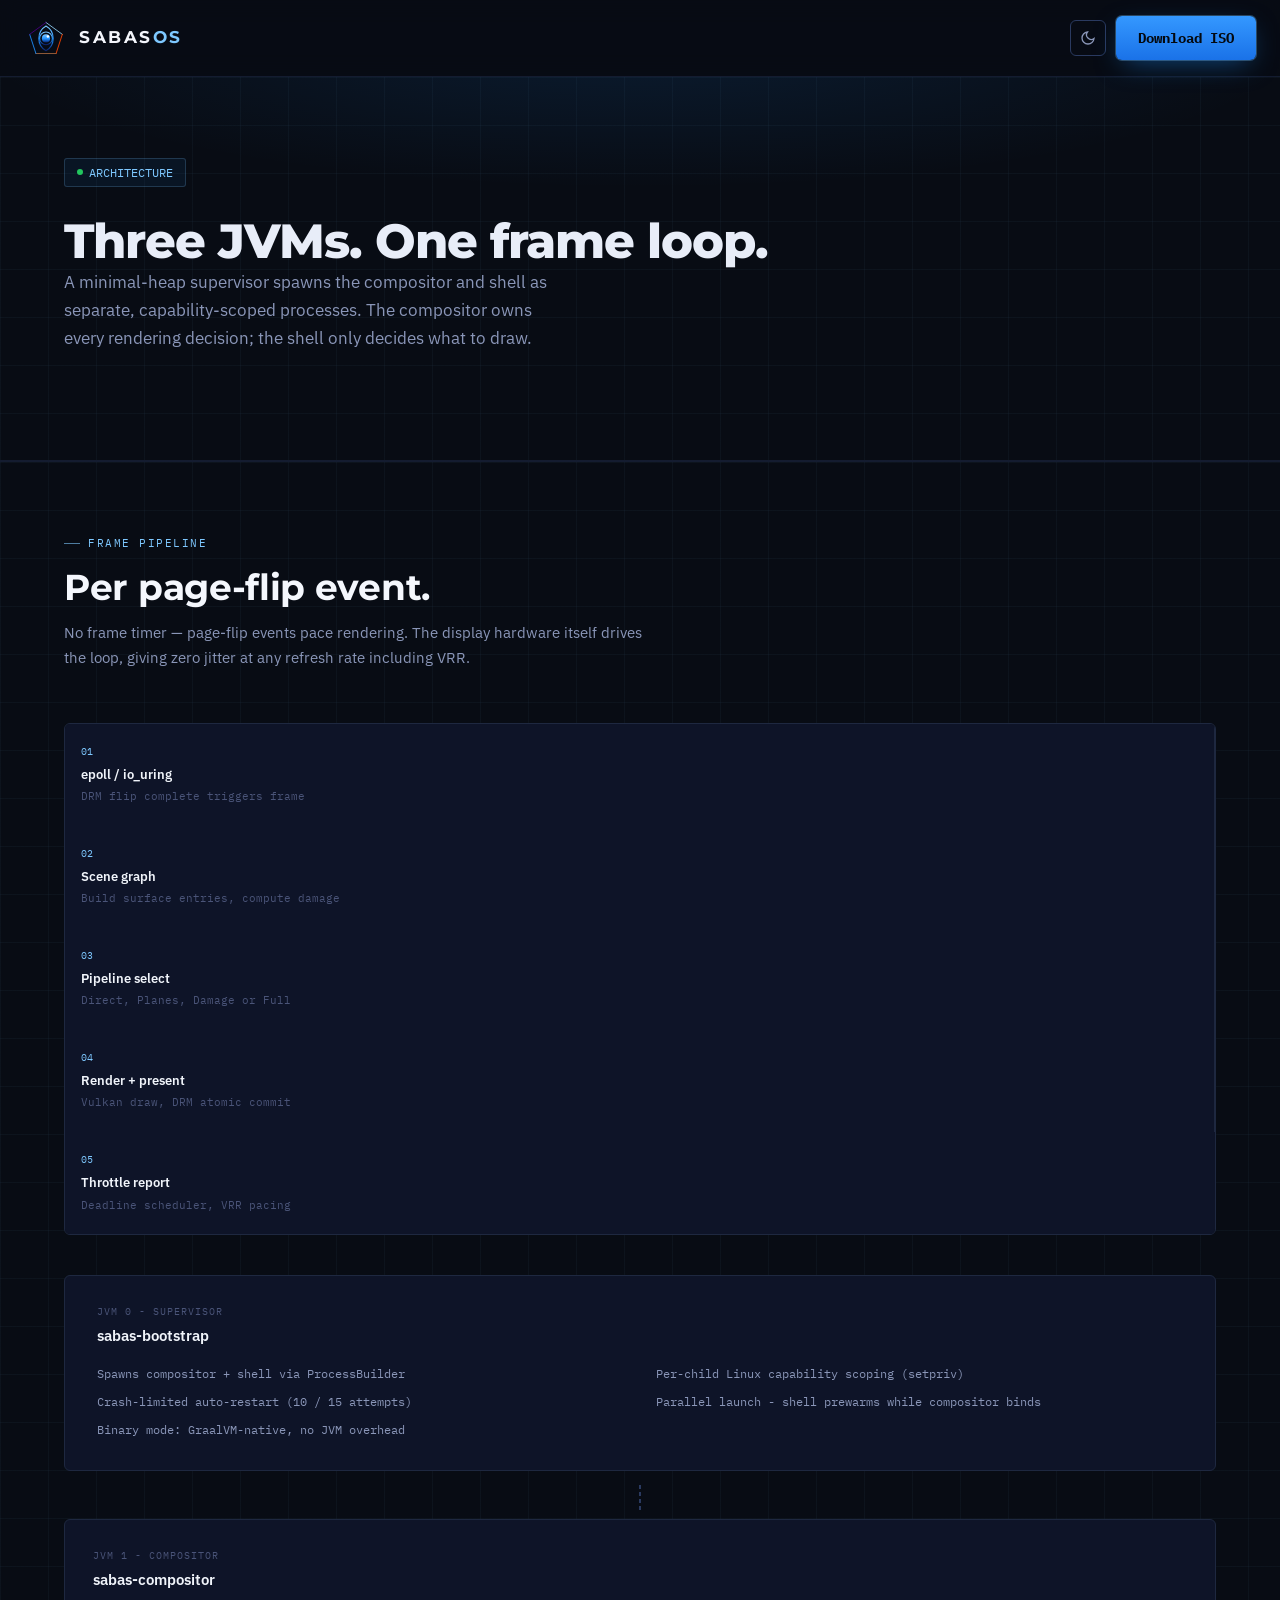
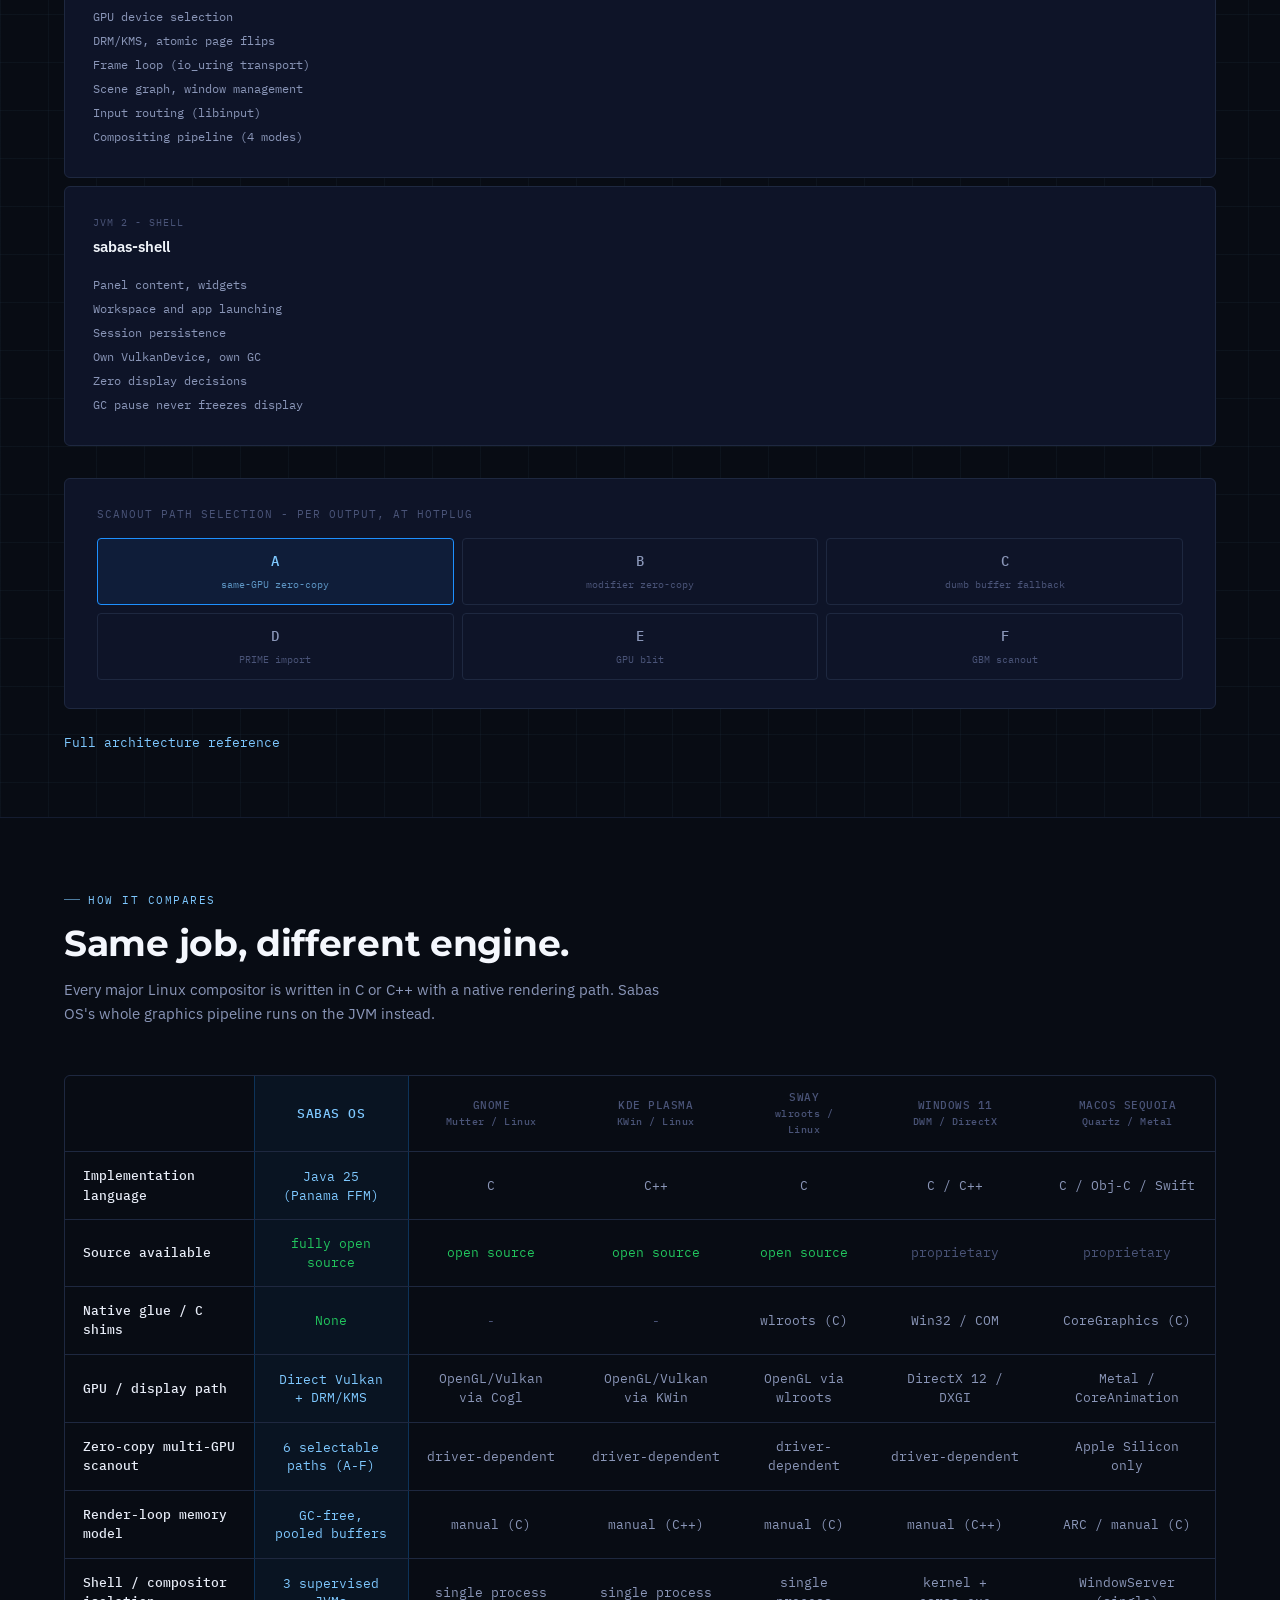
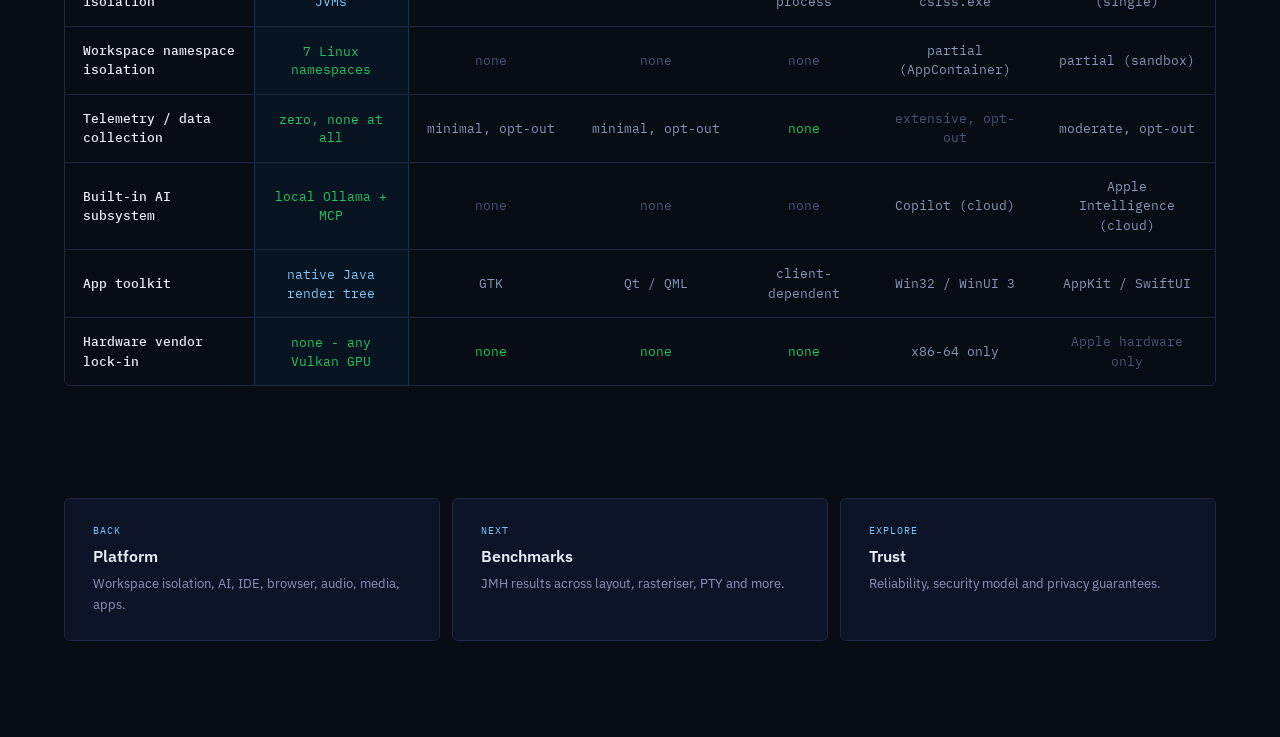
<file: architecture.html>
<!DOCTYPE html>
<html lang="en">
<head>
  <meta charset="UTF-8">
  <meta name="viewport" content="width=device-width, initial-scale=1.0">
  <title>Architecture - Sabas OS</title>
  <meta name="description" content="Three-JVM split, frame loop, scanout paths A-F, and comparison table.">
  <link rel="preconnect" href="https://fonts.googleapis.com">
  <link rel="preconnect" href="https://fonts.gstatic.com" crossorigin>
  <link rel="stylesheet" href="assets/style.css">
</head>
<body>
<nav id="nav">
  <div class="nav-logo">
    <img src="assets/logo/sabas-pentagon-badge.svg" width="44" height="44" alt="Sabas OS" aria-hidden="true">
    <span class="nav-logo-text">SABAS<span>OS</span></span>
  </div>
  <div class="nav-links">
    <a href="index.html">Home</a>
    <a href="platform.html">Platform</a>
    <a href="architecture.html">Architecture</a>
    <a href="performance.html">Benchmarks</a>
    <a href="trust.html">Trust</a>
    <a href="install.html">Install</a>
    <a href="community.html">Community</a>
    <a href="https://sabasos.github.io/" target="_blank" rel="noopener">Docs</a>
    <a href="https://github.com/sabasos" target="_blank" rel="noopener">GitHub</a>
  </div>
  <div style="display:flex;align-items:center;gap:10px;">
    <button class="theme-toggle" aria-label="Toggle theme">
      <svg class="icon-moon" width="16" height="16" viewBox="0 0 24 24" fill="none" stroke="currentColor" stroke-width="2" stroke-linecap="round"><path d="M21 12.79A9 9 0 1 1 11.21 3 7 7 0 0 0 21 12.79z"/></svg>
      <svg class="icon-sun" width="16" height="16" viewBox="0 0 24 24" fill="none" stroke="currentColor" stroke-width="2" stroke-linecap="round"><circle cx="12" cy="12" r="5"/><line x1="12" y1="1" x2="12" y2="3"/><line x1="12" y1="21" x2="12" y2="23"/><line x1="4.22" y1="4.22" x2="5.64" y2="5.64"/><line x1="18.36" y1="18.36" x2="19.78" y2="19.78"/><line x1="1" y1="12" x2="3" y2="12"/><line x1="21" y1="12" x2="23" y2="12"/><line x1="4.22" y1="19.78" x2="5.64" y2="18.36"/><line x1="18.36" y1="5.64" x2="19.78" y2="4.22"/></svg>
    </button>
    <a href="install.html" class="btn btn-primary">Download ISO</a>
  </div>
</nav>

<section class="hero grid-bg">
  <div class="hero-glow"></div>
  <div class="wrap" style="position:relative; padding-block:80px 72px;">
    <div class="badge"><span class="badge-dot"></span>ARCHITECTURE</div>
    <h1 class="display hero-headline" style="font-size:48px;">Three JVMs. One frame loop.</h1>
    <p class="hero-sub">A minimal-heap supervisor spawns the compositor and shell as separate, capability-scoped processes. The compositor owns every rendering decision; the shell only decides what to draw.</p>
  </div>
</section>

<section id="architecture" class="grid-bg" style="border-top:1px solid var(--border-soft); border-bottom:1px solid var(--border-soft);">
  <div class="wrap section">
    <div style="max-width:600px; margin-bottom:52px;" class="reveal">
      <span class="label">FRAME PIPELINE</span>
      <h2 class="display" style="font-size:36px; font-weight:700; color:#F4F7FD; letter-spacing:-.3px; margin-bottom:14px;">Per page-flip event.</h2>
      <p style="font-size:15px; line-height:1.65; color:var(--text-dim);">No frame timer — page-flip events pace rendering. The display hardware itself drives the loop, giving zero jitter at any refresh rate including VRR.</p>
    </div>
    <div style="margin-bottom:40px;" class="reveal">
      <div class="pipeline">
        <div class="pipeline-step"><div class="pipeline-num">01</div><div class="pipeline-name">epoll / io_uring</div><div class="pipeline-detail">DRM flip complete triggers frame</div></div>
        <div class="pipeline-step"><div class="pipeline-num">02</div><div class="pipeline-name">Scene graph</div><div class="pipeline-detail">Build surface entries, compute damage</div></div>
        <div class="pipeline-step"><div class="pipeline-num">03</div><div class="pipeline-name">Pipeline select</div><div class="pipeline-detail">Direct, Planes, Damage or Full</div></div>
        <div class="pipeline-step"><div class="pipeline-num">04</div><div class="pipeline-name">Render + present</div><div class="pipeline-detail">Vulkan draw, DRM atomic commit</div></div>
        <div class="pipeline-step"><div class="pipeline-num">05</div><div class="pipeline-name">Throttle report</div><div class="pipeline-detail">Deadline scheduler, VRR pacing</div></div>
      </div>
    </div>

    <div class="reveal">
      <div class="arch-supervisor" style="margin-bottom:8px;">
        <div class="arch-label">JVM 0 - SUPERVISOR</div>
        <div class="arch-title">sabas-bootstrap</div>
        <div style="display:grid; grid-template-columns:1fr 1fr; gap:4px 32px;" class="arch-list">
          <div>Spawns compositor + shell via ProcessBuilder</div>
          <div>Per-child Linux capability scoping (setpriv)</div>
          <div>Crash-limited auto-restart (10 / 15 attempts)</div>
          <div>Parallel launch - shell prewarms while compositor binds</div>
          <div>Binary mode: GraalVM-native, no JVM overhead</div>
        </div>
      </div>
      <div style="display:flex; justify-content:center; padding:6px 0;">
        <svg width="2" height="28" viewBox="0 0 2 28"><line x1="1" y1="0" x2="1" y2="28" stroke="#2A3A60" stroke-width="2" stroke-dasharray="4 3"/></svg>
      </div>
      <div class="arch-row">
        <div class="arch-box">
          <div class="arch-label">JVM 1 - COMPOSITOR</div>
          <div class="arch-title">sabas-compositor</div>
          <div class="arch-list">
            <div>GPU device selection</div>
            <div>DRM/KMS, atomic page flips</div>
            <div>Frame loop (io_uring transport)</div>
            <div>Scene graph, window management</div>
            <div>Input routing (libinput)</div>
            <div>Compositing pipeline (4 modes)</div>
          </div>
        </div>
        <div class="arch-connector">
          <div style="font-family:'IBM Plex Mono',monospace; font-size:9px; color:var(--text-faint); writing-mode:vertical-rl; letter-spacing:1px;">WAYLAND SOCKET</div>
          <svg width="2" height="40" viewBox="0 0 2 40"><line x1="1" y1="0" x2="1" y2="40" stroke="#2A3A60" stroke-width="2" stroke-dasharray="4 3"/></svg>
          <div style="font-family:'IBM Plex Mono',monospace; font-size:9px; color:var(--text-faint); writing-mode:vertical-rl; letter-spacing:1px;">DMA-BUF FD</div>
        </div>
        <div class="arch-box">
          <div class="arch-label">JVM 2 - SHELL</div>
          <div class="arch-title">sabas-shell</div>
          <div class="arch-list">
            <div>Panel content, widgets</div>
            <div>Workspace and app launching</div>
            <div>Session persistence</div>
            <div>Own VulkanDevice, own GC</div>
            <div>Zero display decisions</div>
            <div>GC pause never freezes display</div>
          </div>
        </div>
      </div>
    </div>

    <div style="margin-top:32px;" class="reveal">
      <div class="card" style="padding:28px 32px;">
        <div style="font-family:'IBM Plex Mono',monospace; font-size:10.5px; color:var(--text-faint); letter-spacing:1px; margin-bottom:16px;">SCANOUT PATH SELECTION - PER OUTPUT, AT HOTPLUG</div>
        <div class="path-row">
          <div class="path-chip active"><div class="path-letter">A</div><div class="path-desc">same-GPU zero-copy</div></div>
          <div class="path-chip"><div class="path-letter">B</div><div class="path-desc">modifier zero-copy</div></div>
          <div class="path-chip"><div class="path-letter">C</div><div class="path-desc">dumb buffer fallback</div></div>
          <div class="path-chip"><div class="path-letter">D</div><div class="path-desc">PRIME import</div></div>
          <div class="path-chip"><div class="path-letter">E</div><div class="path-desc">GPU blit</div></div>
          <div class="path-chip"><div class="path-letter">F</div><div class="path-desc">GBM scanout</div></div>
        </div>
      </div>
    </div>
    <div style="margin-top:20px;" class="reveal">
      <a href="https://sabasos.github.io/" class="mono" style="font-size:13px;" target="_blank" rel="noopener">Full architecture reference</a>
    </div>
  </div>
</section>

<!-- COMPARISON TABLE -->
<section id="compare" class="wrap section">
  <div style="max-width:600px; margin-bottom:48px;" class="reveal">
    <span class="label">HOW IT COMPARES</span>
    <h2 class="display" style="font-size:36px; font-weight:700; color:#F4F7FD; letter-spacing:-.3px; margin-bottom:14px;">Same job, different engine.</h2>
    <p style="font-size:15px; line-height:1.65; color:var(--text-dim);">Every major Linux compositor is written in C or C++ with a native rendering path. Sabas OS's whole graphics pipeline runs on the JVM instead.</p>
  </div>
  <div class="cmp-wrap reveal">
    <table class="cmp-table mono">
      <thead>
        <tr>
          <th class="row-label"></th>
          <th class="col-us">Sabas OS</th>
          <th>GNOME<br><span style="font-size:10px;color:var(--text-faint);text-transform:none;">Mutter / Linux</span></th>
          <th>KDE Plasma<br><span style="font-size:10px;color:var(--text-faint);text-transform:none;">KWin / Linux</span></th>
          <th>Sway<br><span style="font-size:10px;color:var(--text-faint);text-transform:none;">wlroots / Linux</span></th>
          <th>Windows 11<br><span style="font-size:10px;color:var(--text-faint);text-transform:none;">DWM / DirectX</span></th>
          <th>macOS Sequoia<br><span style="font-size:10px;color:var(--text-faint);text-transform:none;">Quartz / Metal</span></th>
        </tr>
      </thead>
      <tbody>
        <tr><td class="row-label">Implementation language</td><td class="col-us">Java 25 (Panama FFM)</td><td>C</td><td>C++</td><td>C</td><td>C / C++</td><td>C / Obj-C / Swift</td></tr>
        <tr><td class="row-label">Source available</td><td class="col-us"><span class="check">fully open source</span></td><td><span class="check">open source</span></td><td><span class="check">open source</span></td><td><span class="check">open source</span></td><td><span class="cross">proprietary</span></td><td><span class="cross">proprietary</span></td></tr>
        <tr><td class="row-label">Native glue / C shims</td><td class="col-us"><span class="check">None</span></td><td class="cross">-</td><td class="cross">-</td><td>wlroots (C)</td><td>Win32 / COM</td><td>CoreGraphics (C)</td></tr>
        <tr><td class="row-label">GPU / display path</td><td class="col-us">Direct Vulkan + DRM/KMS</td><td>OpenGL/Vulkan via Cogl</td><td>OpenGL/Vulkan via KWin</td><td>OpenGL via wlroots</td><td>DirectX 12 / DXGI</td><td>Metal / CoreAnimation</td></tr>
        <tr><td class="row-label">Zero-copy multi-GPU scanout</td><td class="col-us">6 selectable paths (A-F)</td><td>driver-dependent</td><td>driver-dependent</td><td>driver-dependent</td><td>driver-dependent</td><td>Apple Silicon only</td></tr>
        <tr><td class="row-label">Render-loop memory model</td><td class="col-us">GC-free, pooled buffers</td><td>manual (C)</td><td>manual (C++)</td><td>manual (C)</td><td>manual (C++)</td><td>ARC / manual (C)</td></tr>
        <tr><td class="row-label">Shell / compositor isolation</td><td class="col-us">3 supervised JVMs</td><td>single process</td><td>single process</td><td>single process</td><td>kernel + csrss.exe</td><td>WindowServer (single)</td></tr>
        <tr><td class="row-label">Workspace namespace isolation</td><td class="col-us"><span class="check">7 Linux namespaces</span></td><td><span class="cross">none</span></td><td><span class="cross">none</span></td><td><span class="cross">none</span></td><td>partial (AppContainer)</td><td>partial (sandbox)</td></tr>
        <tr><td class="row-label">Telemetry / data collection</td><td class="col-us"><span class="check">zero, none at all</span></td><td>minimal, opt-out</td><td>minimal, opt-out</td><td><span class="check">none</span></td><td><span class="cross">extensive, opt-out</span></td><td>moderate, opt-out</td></tr>
        <tr><td class="row-label">Built-in AI subsystem</td><td class="col-us"><span class="check">local Ollama + MCP</span></td><td><span class="cross">none</span></td><td><span class="cross">none</span></td><td><span class="cross">none</span></td><td>Copilot (cloud)</td><td>Apple Intelligence (cloud)</td></tr>
        <tr><td class="row-label">App toolkit</td><td class="col-us">native Java render tree</td><td>GTK</td><td>Qt / QML</td><td>client-dependent</td><td>Win32 / WinUI 3</td><td>AppKit / SwiftUI</td></tr>
        <tr><td class="row-label">Hardware vendor lock-in</td><td class="col-us"><span class="check">none - any Vulkan GPU</span></td><td><span class="check">none</span></td><td><span class="check">none</span></td><td><span class="check">none</span></td><td>x86-64 only</td><td><span class="cross">Apple hardware only</span></td></tr>
      </tbody>
    </table>
  </div>
</section>

<!-- PAGE NAV -->
<div class="wrap" style="padding-block:48px 96px;">
  <div style="display:grid;grid-template-columns:repeat(3,1fr);gap:12px;" class="reveal">
    <a href="platform.html" class="page-nav-card"><div class="page-nav-label">BACK</div><div class="page-nav-title">Platform</div><div class="page-nav-desc">Workspace isolation, AI, IDE, browser, audio, media, apps.</div></a>
    <a href="performance.html" class="page-nav-card"><div class="page-nav-label">NEXT</div><div class="page-nav-title">Benchmarks</div><div class="page-nav-desc">JMH results across layout, rasteriser, PTY and more.</div></a>
    <a href="trust.html" class="page-nav-card"><div class="page-nav-label">EXPLORE</div><div class="page-nav-title">Trust</div><div class="page-nav-desc">Reliability, security model and privacy guarantees.</div></a>
  </div>
</div>

<script src="assets/main.js"></script>
</body>
</html>
</file>
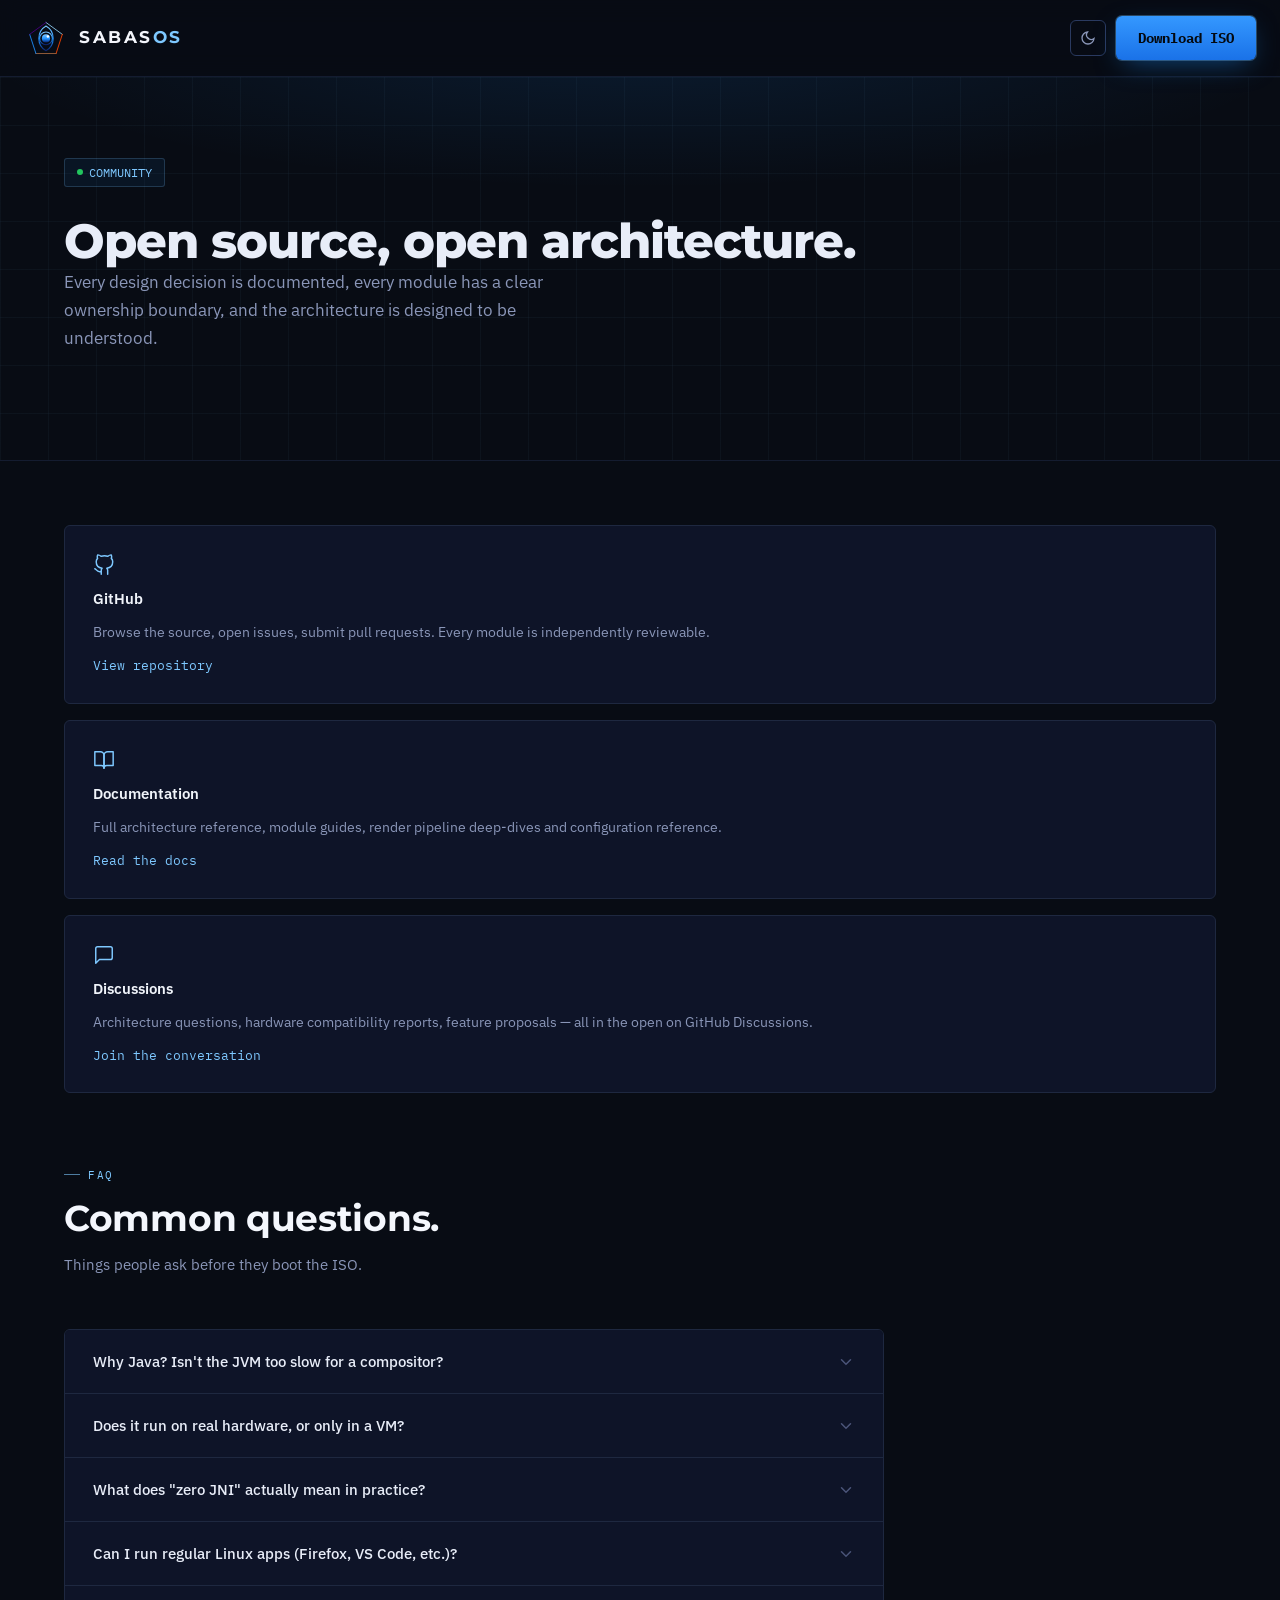
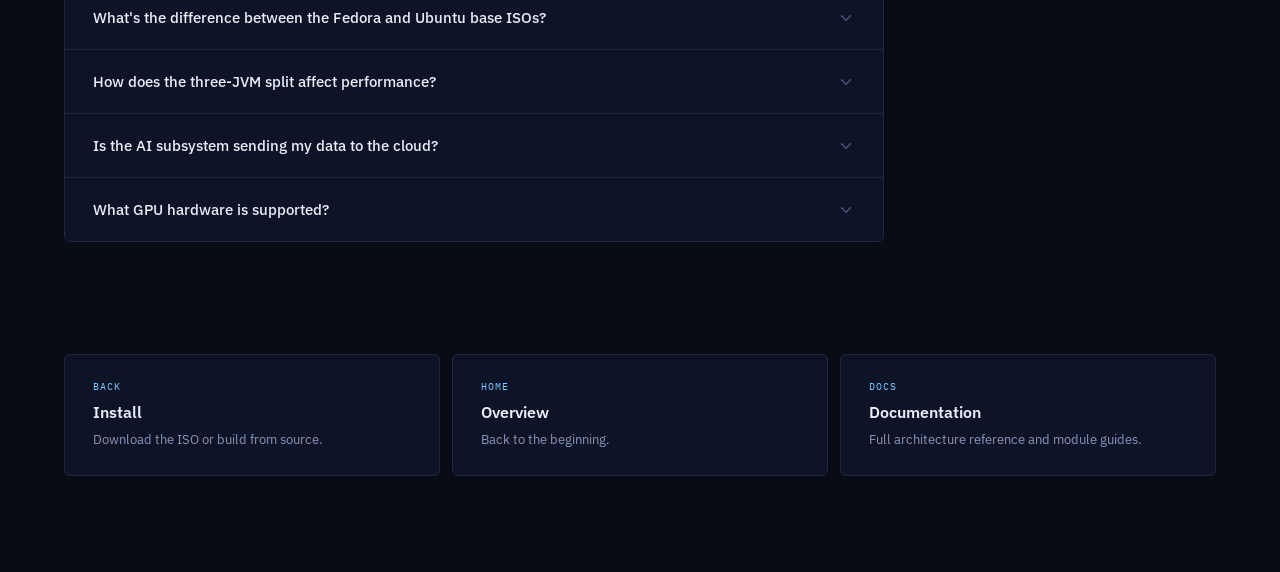
<file: community.html>
<!DOCTYPE html>
<html lang="en">
<head>
  <meta charset="UTF-8">
  <meta name="viewport" content="width=device-width, initial-scale=1.0">
  <title>Community - Sabas OS</title>
  <meta name="description" content="FAQ, GitHub, documentation and discussions.">
  <link rel="preconnect" href="https://fonts.googleapis.com">
  <link rel="preconnect" href="https://fonts.gstatic.com" crossorigin>
  <link rel="stylesheet" href="assets/style.css">
</head>
<body>
<nav id="nav">
  <div class="nav-logo">
    <img src="assets/logo/sabas-pentagon-badge.svg" width="44" height="44" alt="Sabas OS" aria-hidden="true">
    <span class="nav-logo-text">SABAS<span>OS</span></span>
  </div>
  <div class="nav-links">
    <a href="index.html">Home</a>
    <a href="platform.html">Platform</a>
    <a href="architecture.html">Architecture</a>
    <a href="performance.html">Benchmarks</a>
    <a href="trust.html">Trust</a>
    <a href="install.html">Install</a>
    <a href="community.html">Community</a>
    <a href="https://sabasos.github.io/" target="_blank" rel="noopener">Docs</a>
    <a href="https://github.com/sabasos" target="_blank" rel="noopener">GitHub</a>
  </div>
  <div style="display:flex;align-items:center;gap:10px;">
    <button class="theme-toggle" aria-label="Toggle theme">
      <svg class="icon-moon" width="16" height="16" viewBox="0 0 24 24" fill="none" stroke="currentColor" stroke-width="2" stroke-linecap="round"><path d="M21 12.79A9 9 0 1 1 11.21 3 7 7 0 0 0 21 12.79z"/></svg>
      <svg class="icon-sun" width="16" height="16" viewBox="0 0 24 24" fill="none" stroke="currentColor" stroke-width="2" stroke-linecap="round"><circle cx="12" cy="12" r="5"/><line x1="12" y1="1" x2="12" y2="3"/><line x1="12" y1="21" x2="12" y2="23"/><line x1="4.22" y1="4.22" x2="5.64" y2="5.64"/><line x1="18.36" y1="18.36" x2="19.78" y2="19.78"/><line x1="1" y1="12" x2="3" y2="12"/><line x1="21" y1="12" x2="23" y2="12"/><line x1="4.22" y1="19.78" x2="5.64" y2="18.36"/><line x1="18.36" y1="5.64" x2="19.78" y2="4.22"/></svg>
    </button>
    <a href="install.html" class="btn btn-primary">Download ISO</a>
  </div>
</nav>

<section class="hero grid-bg">
  <div class="hero-glow"></div>
  <div class="wrap" style="position:relative; padding-block:80px 72px;">
    <div class="badge"><span class="badge-dot"></span>COMMUNITY</div>
    <h1 class="display hero-headline" style="font-size:48px;">Open source, open architecture.</h1>
    <p class="hero-sub">Every design decision is documented, every module has a clear ownership boundary, and the architecture is designed to be understood.</p>
  </div>
</section>

<!-- COMMUNITY CARDS -->
<section class="wrap section">
  <div class="community-grid reveal">
    <div class="community-card">
      <svg width="22" height="22" viewBox="0 0 24 24" fill="none" stroke="currentColor" stroke-width="1.6" stroke-linecap="round" stroke-linejoin="round"><path d="M9 19c-5 1.5-5-2.5-7-3m14 6v-3.87a3.37 3.37 0 0 0-.94-2.61c3.14-.35 6.44-1.54 6.44-7A5.44 5.44 0 0 0 20 4.77 5.07 5.07 0 0 0 19.91 1S18.73.65 16 2.48a13.38 13.38 0 0 0-7 0C6.27.65 5.09 1 5.09 1A5.07 5.07 0 0 0 5 4.77a5.44 5.44 0 0 0-1.5 3.78c0 5.42 3.3 6.61 6.44 7A3.37 3.37 0 0 0 9 18.13V22"/></svg>
      <div class="community-title">GitHub</div>
      <p class="community-desc">Browse the source, open issues, submit pull requests. Every module is independently reviewable.</p>
      <a href="https://github.com/sabasos" class="mono" style="font-size:12.5px;" target="_blank" rel="noopener">View repository</a>
    </div>
    <div class="community-card">
      <svg width="22" height="22" viewBox="0 0 24 24" fill="none" stroke="currentColor" stroke-width="1.6" stroke-linecap="round" stroke-linejoin="round"><path d="M2 3h6a4 4 0 0 1 4 4v14a3 3 0 0 0-3-3H2z"/><path d="M22 3h-6a4 4 0 0 0-4 4v14a3 3 0 0 1 3-3h7z"/></svg>
      <div class="community-title">Documentation</div>
      <p class="community-desc">Full architecture reference, module guides, render pipeline deep-dives and configuration reference.</p>
      <a href="https://sabasos.github.io/" class="mono" style="font-size:12.5px;" target="_blank" rel="noopener">Read the docs</a>
    </div>
    <div class="community-card">
      <svg width="22" height="22" viewBox="0 0 24 24" fill="none" stroke="currentColor" stroke-width="1.6" stroke-linecap="round" stroke-linejoin="round"><path d="M21 15a2 2 0 0 1-2 2H7l-4 4V5a2 2 0 0 1 2-2h14a2 2 0 0 1 2 2z"/></svg>
      <div class="community-title">Discussions</div>
      <p class="community-desc">Architecture questions, hardware compatibility reports, feature proposals — all in the open on GitHub Discussions.</p>
      <a href="https://github.com/sabasos/sabas-os/discussions" class="mono" style="font-size:12.5px;" target="_blank" rel="noopener">Join the conversation</a>
    </div>
  </div>
</section>

<!-- FAQ -->
<section id="faq" class="wrap section" style="padding-top:0;">
  <div style="max-width:560px; margin-bottom:52px;" class="reveal">
    <span class="label">FAQ</span>
    <h2 class="display" style="font-size:36px; font-weight:700; color:#F4F7FD; letter-spacing:-.3px; margin-bottom:14px;">Common questions.</h2>
    <p style="font-size:15px; line-height:1.65; color:var(--text-dim);">Things people ask before they boot the ISO.</p>
  </div>
  <div class="faq-list reveal" style="max-width:820px;">
    <div class="faq-item">
      <button class="faq-q" aria-expanded="false">Why Java? Isn't the JVM too slow for a compositor?
        <svg class="faq-chevron" width="18" height="18" viewBox="0 0 24 24" fill="none" stroke="currentColor" stroke-width="2" stroke-linecap="round"><polyline points="6 9 12 15 18 9"/></svg>
      </button>
      <div class="faq-a"><p>The JVM's reputation for latency comes from GC pauses and JNI overhead — Sabas OS eliminates both on the hot path. The render loop is allocation-free (pooled buffers, no per-frame heap traffic), so GC never fires during a frame. Panama FFM replaces JNI entirely, removing the marshalling cost. What remains is JIT-compiled native code that the JVM's optimizer can inline and vectorise across the whole stack.</p></div>
    </div>
    <div class="faq-item">
      <button class="faq-q" aria-expanded="false">Does it run on real hardware, or only in a VM?
        <svg class="faq-chevron" width="18" height="18" viewBox="0 0 24 24" fill="none" stroke="currentColor" stroke-width="2" stroke-linecap="round"><polyline points="6 9 12 15 18 9"/></svg>
      </button>
      <div class="faq-a"><p>Real hardware first. The compositor drives DRM/KMS directly — it talks to the kernel's display subsystem the same way a C compositor would. The live ISO boots bare-metal on AMD and Intel iGPU systems today. NVIDIA support (Path B, modifier zero-copy) is implemented and tested on a discrete card. Nested mode (running inside an existing GNOME or KDE session) is available for development without rebooting.</p></div>
    </div>
    <div class="faq-item">
      <button class="faq-q" aria-expanded="false">What does "zero JNI" actually mean in practice?
        <svg class="faq-chevron" width="18" height="18" viewBox="0 0 24 24" fill="none" stroke="currentColor" stroke-width="2" stroke-linecap="round"><polyline points="6 9 12 15 18 9"/></svg>
      </button>
      <div class="faq-a"><p>Every native call goes through Java 25's Panama Foreign Function and Memory API. There are no .so files compiled from C in the repo, no native keyword in any Java source file, and the GraalVM Native Image JNI config is empty. The only C in the project is a tiny PAM session-launch helper for the greeter, which is a separate process, not a library.</p></div>
    </div>
    <div class="faq-item">
      <button class="faq-q" aria-expanded="false">Can I run regular Linux apps (Firefox, VS Code, etc.)?
        <svg class="faq-chevron" width="18" height="18" viewBox="0 0 24 24" fill="none" stroke="currentColor" stroke-width="2" stroke-linecap="round"><polyline points="6 9 12 15 18 9"/></svg>
      </button>
      <div class="faq-a"><p>Yes. Sabas OS is a Wayland compositor — any Wayland-native app runs as a first-class client. XWayland support for legacy X11 apps is on the roadmap. The built-in browser (CEF-based) covers most web apps today. The Software Center auto-detects the underlying package manager (dnf on the Fedora base, apt on the Ubuntu base) so you can install packages from the distro's repos normally.</p></div>
    </div>
    <div class="faq-item">
      <button class="faq-q" aria-expanded="false">What's the difference between the Fedora and Ubuntu base ISOs?
        <svg class="faq-chevron" width="18" height="18" viewBox="0 0 24 24" fill="none" stroke="currentColor" stroke-width="2" stroke-linecap="round"><polyline points="6 9 12 15 18 9"/></svg>
      </button>
      <div class="faq-a"><p>The Sabas compositor, shell and all built-in apps are identical on both — same Java binaries, same config format, same render pipeline. The difference is the userland underneath: kernel version, default package repos, driver packaging and update cadence. Fedora tracks a newer kernel (better for recent GPU and VRR support); Ubuntu LTS offers a longer support window.</p></div>
    </div>
    <div class="faq-item">
      <button class="faq-q" aria-expanded="false">How does the three-JVM split affect performance?
        <svg class="faq-chevron" width="18" height="18" viewBox="0 0 24 24" fill="none" stroke="currentColor" stroke-width="2" stroke-linecap="round"><polyline points="6 9 12 15 18 9"/></svg>
      </button>
      <div class="faq-a"><p>The compositor JVM is the only one on the critical path for display output. The shell communicates over a Unix domain socket — control messages are ~52 bytes per panel per frame (3-5 microseconds, 0.08% of a 6ms frame budget at 165Hz), and pixel data travels as DMA-BUF file descriptors (zero-copy, kernel-mediated). In practice the split is a net win: a shell GC pause or crash doesn't stall the compositor's frame loop.</p></div>
    </div>
    <div class="faq-item">
      <button class="faq-q" aria-expanded="false">Is the AI subsystem sending my data to the cloud?
        <svg class="faq-chevron" width="18" height="18" viewBox="0 0 24 24" fill="none" stroke="currentColor" stroke-width="2" stroke-linecap="round"><polyline points="6 9 12 15 18 9"/></svg>
      </button>
      <div class="faq-a"><p>No by default. Inference runs locally through Ollama — the model weights live on your machine and no query leaves it unless you explicitly configure a remote endpoint. The MCP security gate redacts PII before any data crosses a process boundary, and every agentic action is written to a tamper-evident audit log you can inspect. Cloud endpoints are opt-in and clearly labelled in the settings UI.</p></div>
    </div>
    <div class="faq-item">
      <button class="faq-q" aria-expanded="false">What GPU hardware is supported?
        <svg class="faq-chevron" width="18" height="18" viewBox="0 0 24 24" fill="none" stroke="currentColor" stroke-width="2" stroke-linecap="round"><polyline points="6 9 12 15 18 9"/></svg>
      </button>
      <div class="faq-a"><p>Any GPU with a working Vulkan driver and VK_EXT_external_memory_dma_buf support. AMD (RDNA and GCN via AMDVLK / Mesa RADV), Intel (Gen 9+ via ANV), and NVIDIA (via proprietary driver, Path B) are all tested. The CPU fallback path (llvmpipe) works for development without a discrete GPU. Multi-GPU setups are handled automatically by OutputPathSelector at hotplug time.</p></div>
    </div>
  </div>
</section>

<!-- PAGE NAV -->
<div class="wrap" style="padding-block:48px 96px;">
  <div style="display:grid;grid-template-columns:repeat(3,1fr);gap:12px;" class="reveal">
    <a href="install.html" class="page-nav-card"><div class="page-nav-label">BACK</div><div class="page-nav-title">Install</div><div class="page-nav-desc">Download the ISO or build from source.</div></a>
    <a href="index.html" class="page-nav-card"><div class="page-nav-label">HOME</div><div class="page-nav-title">Overview</div><div class="page-nav-desc">Back to the beginning.</div></a>
    <a href="https://sabasos.github.io/" class="page-nav-card" target="_blank" rel="noopener"><div class="page-nav-label">DOCS</div><div class="page-nav-title">Documentation</div><div class="page-nav-desc">Full architecture reference and module guides.</div></a>
  </div>
</div>

<script src="assets/main.js"></script>
</body>
</html>
</file>
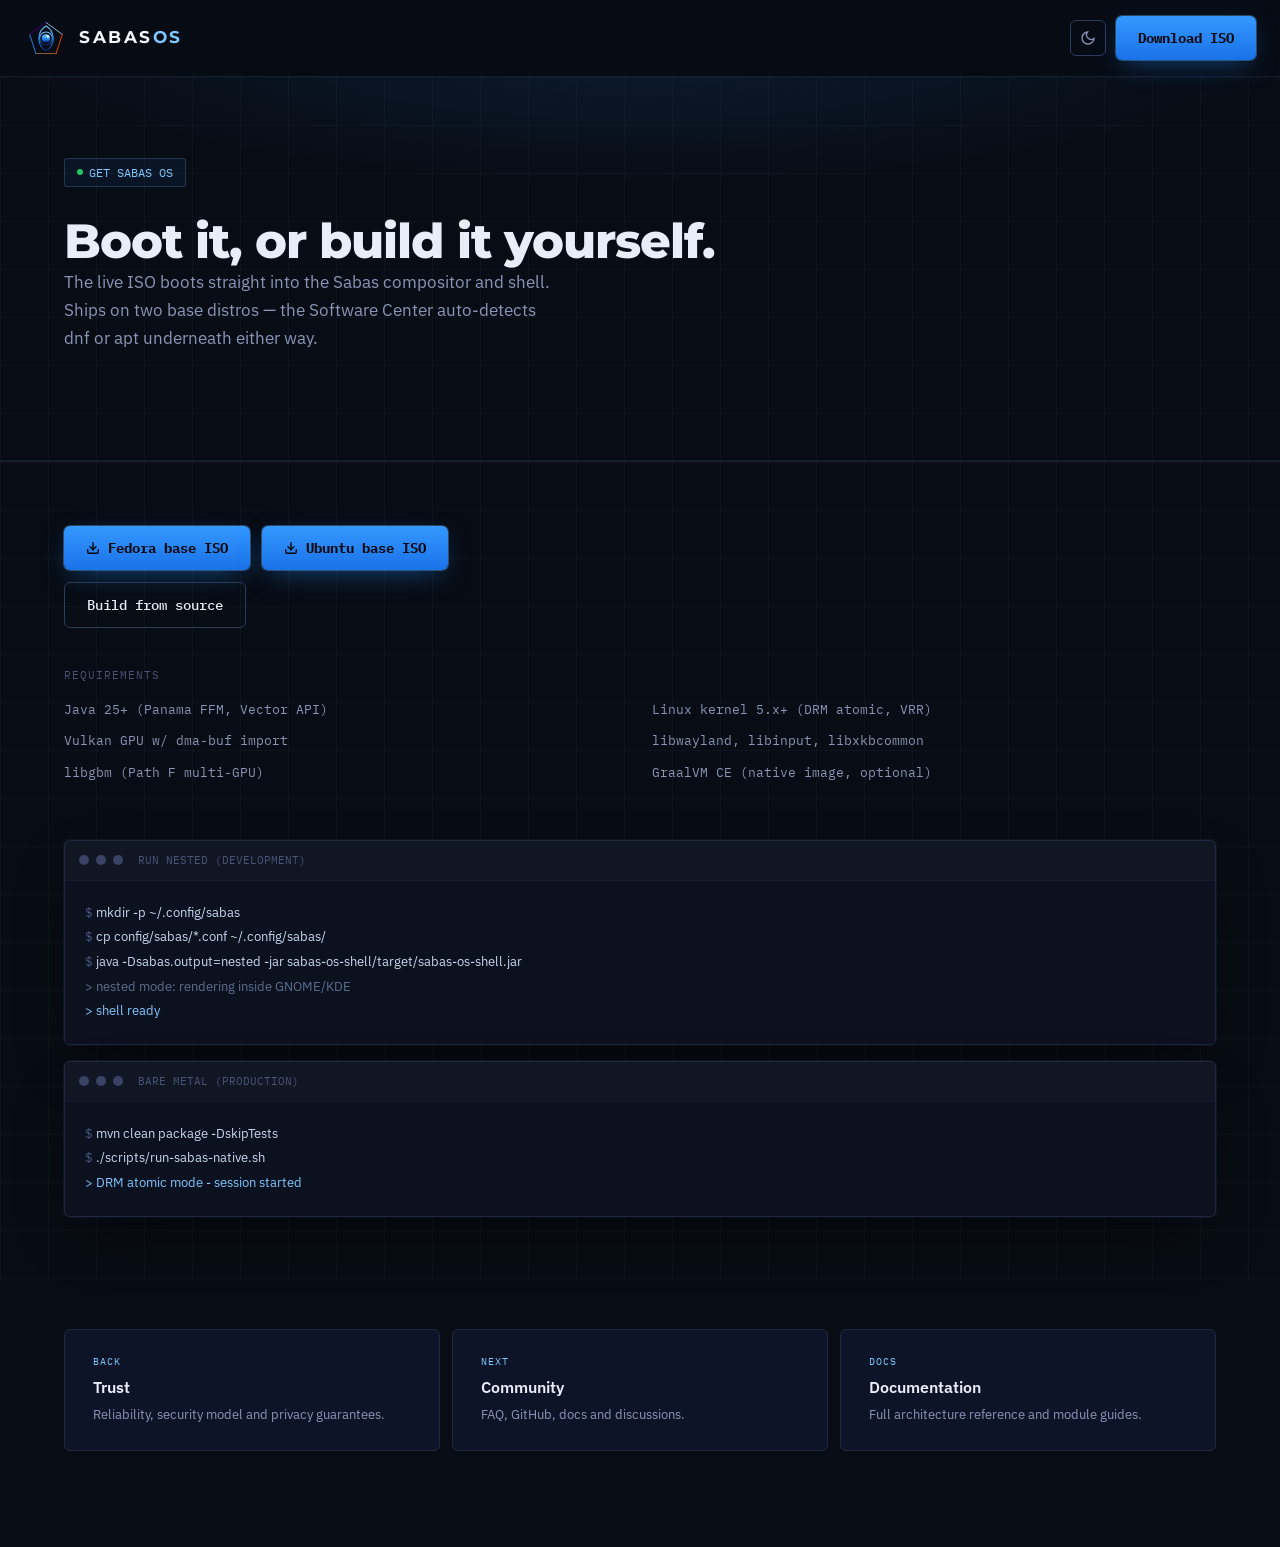
<file: install.html>
<!DOCTYPE html>
<html lang="en">
<head>
  <meta charset="UTF-8">
  <meta name="viewport" content="width=device-width, initial-scale=1.0">
  <title>Install - Sabas OS</title>
  <meta name="description" content="Download the Sabas OS ISO or build from source.">
  <link rel="preconnect" href="https://fonts.googleapis.com">
  <link rel="preconnect" href="https://fonts.gstatic.com" crossorigin>
  <link rel="stylesheet" href="assets/style.css">
</head>
<body>
<nav id="nav">
  <div class="nav-logo">
    <img src="assets/logo/sabas-pentagon-badge.svg" width="44" height="44" alt="Sabas OS" aria-hidden="true">
    <span class="nav-logo-text">SABAS<span>OS</span></span>
  </div>
  <div class="nav-links">
    <a href="index.html">Home</a>
    <a href="platform.html">Platform</a>
    <a href="architecture.html">Architecture</a>
    <a href="performance.html">Benchmarks</a>
    <a href="trust.html">Trust</a>
    <a href="install.html">Install</a>
    <a href="community.html">Community</a>
    <a href="https://sabasos.github.io/" target="_blank" rel="noopener">Docs</a>
    <a href="https://github.com/sabasos" target="_blank" rel="noopener">GitHub</a>
  </div>
  <div style="display:flex;align-items:center;gap:10px;">
    <button class="theme-toggle" aria-label="Toggle theme">
      <svg class="icon-moon" width="16" height="16" viewBox="0 0 24 24" fill="none" stroke="currentColor" stroke-width="2" stroke-linecap="round"><path d="M21 12.79A9 9 0 1 1 11.21 3 7 7 0 0 0 21 12.79z"/></svg>
      <svg class="icon-sun" width="16" height="16" viewBox="0 0 24 24" fill="none" stroke="currentColor" stroke-width="2" stroke-linecap="round"><circle cx="12" cy="12" r="5"/><line x1="12" y1="1" x2="12" y2="3"/><line x1="12" y1="21" x2="12" y2="23"/><line x1="4.22" y1="4.22" x2="5.64" y2="5.64"/><line x1="18.36" y1="18.36" x2="19.78" y2="19.78"/><line x1="1" y1="12" x2="3" y2="12"/><line x1="21" y1="12" x2="23" y2="12"/><line x1="4.22" y1="19.78" x2="5.64" y2="18.36"/><line x1="18.36" y1="5.64" x2="19.78" y2="4.22"/></svg>
    </button>
    <a href="install.html" class="btn btn-primary">Download ISO</a>
  </div>
</nav>

<section class="hero grid-bg">
  <div class="hero-glow"></div>
  <div class="wrap" style="position:relative; padding-block:80px 72px;">
    <div class="badge"><span class="badge-dot"></span>GET SABAS OS</div>
    <h1 class="display hero-headline" style="font-size:48px;">Boot it, or build it yourself.</h1>
    <p class="hero-sub">The live ISO boots straight into the Sabas compositor and shell. Ships on two base distros — the Software Center auto-detects dnf or apt underneath either way.</p>
  </div>
</section>

<section id="install" class="grid-bg" style="border-top:1px solid var(--border-soft);">
  <div class="wrap section">
    <div class="install-grid reveal">
      <div>
        <div style="display:flex; gap:12px; flex-wrap:wrap; margin-bottom:12px;">
          <a href="#" class="btn btn-primary">
            <svg width="14" height="14" viewBox="0 0 24 24" fill="none" stroke="currentColor" stroke-width="2.5" stroke-linecap="round"><path d="M21 15v4a2 2 0 0 1-2 2H5a2 2 0 0 1-2-2v-4"/><polyline points="7 10 12 15 17 10"/><line x1="12" y1="15" x2="12" y2="3"/></svg>
            Fedora base ISO
          </a>
          <a href="#" class="btn btn-primary">
            <svg width="14" height="14" viewBox="0 0 24 24" fill="none" stroke="currentColor" stroke-width="2.5" stroke-linecap="round"><path d="M21 15v4a2 2 0 0 1-2 2H5a2 2 0 0 1-2-2v-4"/><polyline points="7 10 12 15 17 10"/><line x1="12" y1="15" x2="12" y2="3"/></svg>
            Ubuntu base ISO
          </a>
        </div>
        <div style="margin-bottom:40px;">
          <a href="https://github.com/sabasos" class="btn btn-secondary" target="_blank" rel="noopener">Build from source</a>
        </div>
        <div style="font-family:'IBM Plex Mono',monospace; font-size:10.5px; color:var(--text-faint); letter-spacing:1px; margin-bottom:14px;">REQUIREMENTS</div>
        <div class="req-grid">
          <div>Java 25+ (Panama FFM, Vector API)</div>
          <div>Linux kernel 5.x+ (DRM atomic, VRR)</div>
          <div>Vulkan GPU w/ dma-buf import</div>
          <div>libwayland, libinput, libxkbcommon</div>
          <div>libgbm (Path F multi-GPU)</div>
          <div>GraalVM CE (native image, optional)</div>
        </div>
      </div>
      <div>
        <div class="terminal">
          <div class="terminal-bar">
            <span class="terminal-dot" style="background:#3A4266;"></span>
            <span class="terminal-dot" style="background:#3A4266;"></span>
            <span class="terminal-dot" style="background:#3A4266;"></span>
            <span style="font-family:'IBM Plex Mono',monospace; font-size:11px; color:var(--text-faint); margin-left:8px;">RUN NESTED (DEVELOPMENT)</span>
          </div>
          <div class="terminal-body">
            <div><span class="prompt">$ </span><span class="cmd">mkdir -p ~/.config/sabas</span></div>
            <div><span class="prompt">$ </span><span class="cmd">cp config/sabas/*.conf ~/.config/sabas/</span></div>
            <div><span class="prompt">$ </span><span class="cmd">java -Dsabas.output=nested -jar sabas-os-shell/target/sabas-os-shell.jar</span></div>
            <div class="out">&gt; nested mode: rendering inside GNOME/KDE</div>
            <div class="ok">&gt; shell ready</div>
          </div>
        </div>
        <div style="margin-top:16px;" class="terminal">
          <div class="terminal-bar">
            <span class="terminal-dot" style="background:#3A4266;"></span>
            <span class="terminal-dot" style="background:#3A4266;"></span>
            <span class="terminal-dot" style="background:#3A4266;"></span>
            <span style="font-family:'IBM Plex Mono',monospace; font-size:11px; color:var(--text-faint); margin-left:8px;">BARE METAL (PRODUCTION)</span>
          </div>
          <div class="terminal-body">
            <div><span class="prompt">$ </span><span class="cmd">mvn clean package -DskipTests</span></div>
            <div><span class="prompt">$ </span><span class="cmd">./scripts/run-sabas-native.sh</span></div>
            <div class="ok">&gt; DRM atomic mode - session started</div>
          </div>
        </div>
      </div>
    </div>
  </div>
</section>

<!-- PAGE NAV -->
<div class="wrap" style="padding-block:48px 96px;">
  <div style="display:grid;grid-template-columns:repeat(3,1fr);gap:12px;" class="reveal">
    <a href="trust.html" class="page-nav-card"><div class="page-nav-label">BACK</div><div class="page-nav-title">Trust</div><div class="page-nav-desc">Reliability, security model and privacy guarantees.</div></a>
    <a href="community.html" class="page-nav-card"><div class="page-nav-label">NEXT</div><div class="page-nav-title">Community</div><div class="page-nav-desc">FAQ, GitHub, docs and discussions.</div></a>
    <a href="https://sabasos.github.io/" class="page-nav-card" target="_blank" rel="noopener"><div class="page-nav-label">DOCS</div><div class="page-nav-title">Documentation</div><div class="page-nav-desc">Full architecture reference and module guides.</div></a>
  </div>
</div>

<script src="assets/main.js"></script>
</body>
</html>
</file>
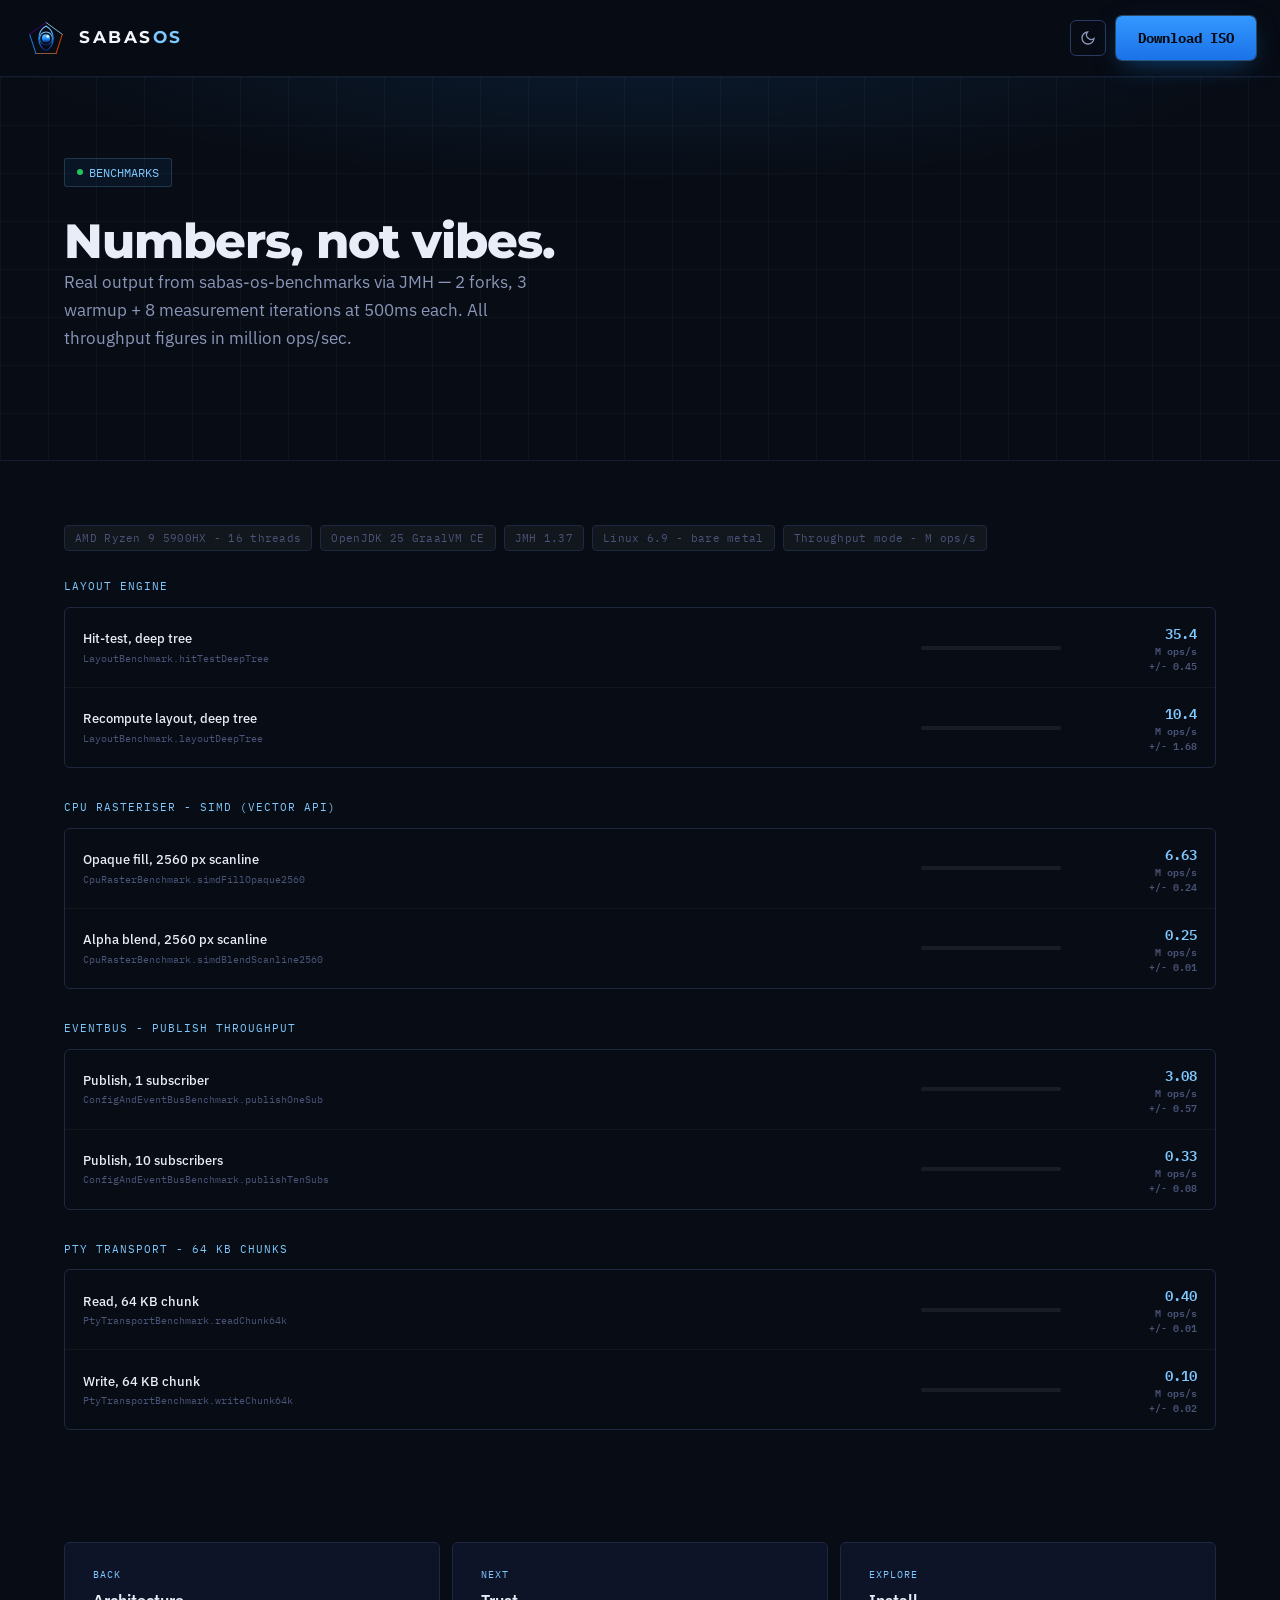
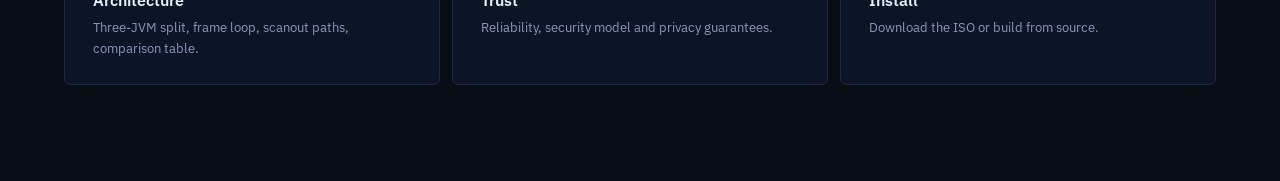
<file: performance.html>
<!DOCTYPE html>
<html lang="en">
<head>
  <meta charset="UTF-8">
  <meta name="viewport" content="width=device-width, initial-scale=1.0">
  <title>Benchmarks - Sabas OS</title>
  <meta name="description" content="JMH benchmark results across layout, CPU rasteriser, EventBus, PTY and VT parser.">
  <link rel="preconnect" href="https://fonts.googleapis.com">
  <link rel="preconnect" href="https://fonts.gstatic.com" crossorigin>
  <link rel="stylesheet" href="assets/style.css">
</head>
<body>
<nav id="nav">
  <div class="nav-logo">
    <img src="assets/logo/sabas-pentagon-badge.svg" width="44" height="44" alt="Sabas OS" aria-hidden="true">
    <span class="nav-logo-text">SABAS<span>OS</span></span>
  </div>
  <div class="nav-links">
    <a href="index.html">Home</a>
    <a href="platform.html">Platform</a>
    <a href="architecture.html">Architecture</a>
    <a href="performance.html">Benchmarks</a>
    <a href="trust.html">Trust</a>
    <a href="install.html">Install</a>
    <a href="community.html">Community</a>
    <a href="https://sabasos.github.io/" target="_blank" rel="noopener">Docs</a>
    <a href="https://github.com/sabasos" target="_blank" rel="noopener">GitHub</a>
  </div>
  <div style="display:flex;align-items:center;gap:10px;">
    <button class="theme-toggle" aria-label="Toggle theme">
      <svg class="icon-moon" width="16" height="16" viewBox="0 0 24 24" fill="none" stroke="currentColor" stroke-width="2" stroke-linecap="round"><path d="M21 12.79A9 9 0 1 1 11.21 3 7 7 0 0 0 21 12.79z"/></svg>
      <svg class="icon-sun" width="16" height="16" viewBox="0 0 24 24" fill="none" stroke="currentColor" stroke-width="2" stroke-linecap="round"><circle cx="12" cy="12" r="5"/><line x1="12" y1="1" x2="12" y2="3"/><line x1="12" y1="21" x2="12" y2="23"/><line x1="4.22" y1="4.22" x2="5.64" y2="5.64"/><line x1="18.36" y1="18.36" x2="19.78" y2="19.78"/><line x1="1" y1="12" x2="3" y2="12"/><line x1="21" y1="12" x2="23" y2="12"/><line x1="4.22" y1="19.78" x2="5.64" y2="18.36"/><line x1="18.36" y1="5.64" x2="19.78" y2="4.22"/></svg>
    </button>
    <a href="install.html" class="btn btn-primary">Download ISO</a>
  </div>
</nav>

<section class="hero grid-bg">
  <div class="hero-glow"></div>
  <div class="wrap" style="position:relative; padding-block:80px 72px;">
    <div class="badge"><span class="badge-dot"></span>BENCHMARKS</div>
    <h1 class="display hero-headline" style="font-size:48px;">Numbers, not vibes.</h1>
    <p class="hero-sub">Real output from sabas-os-benchmarks via JMH — 2 forks, 3 warmup + 8 measurement iterations at 500ms each. All throughput figures in million ops/sec.</p>
  </div>
</section>

<section id="benchmarks" class="wrap section">
  <div class="bench-env reveal">
    <span class="bench-env-chip">AMD Ryzen 9 5900HX - 16 threads</span>
    <span class="bench-env-chip">OpenJDK 25 GraalVM CE</span>
    <span class="bench-env-chip">JMH 1.37</span>
    <span class="bench-env-chip">Linux 6.9 - bare metal</span>
    <span class="bench-env-chip">Throughput mode - M ops/s</span>
  </div>

  <div class="bench-groups reveal">
    <div>
      <div class="bench-group-label">Layout Engine</div>
      <div class="bench-rows">
        <div class="bench-row">
          <div><div class="bench-row-name">Hit-test, deep tree</div><div class="bench-row-method">LayoutBenchmark.hitTestDeepTree</div></div>
          <div class="bench-bar-track"><div class="bench-bar-fill" data-pct="100"></div></div>
          <div class="bench-val"><div class="bench-val-num">35.4</div><div class="bench-val-unit">M ops/s</div><div class="bench-val-ci">+/- 0.45</div></div>
        </div>
        <div class="bench-row">
          <div><div class="bench-row-name">Recompute layout, deep tree</div><div class="bench-row-method">LayoutBenchmark.layoutDeepTree</div></div>
          <div class="bench-bar-track"><div class="bench-bar-fill" data-pct="29"></div></div>
          <div class="bench-val"><div class="bench-val-num">10.4</div><div class="bench-val-unit">M ops/s</div><div class="bench-val-ci">+/- 1.68</div></div>
        </div>
      </div>
    </div>

    <div>
      <div class="bench-group-label">CPU Rasteriser - SIMD (Vector API)</div>
      <div class="bench-rows">
        <div class="bench-row">
          <div><div class="bench-row-name">Opaque fill, 2560 px scanline</div><div class="bench-row-method">CpuRasterBenchmark.simdFillOpaque2560</div></div>
          <div class="bench-bar-track"><div class="bench-bar-fill" data-pct="100"></div></div>
          <div class="bench-val"><div class="bench-val-num">6.63</div><div class="bench-val-unit">M ops/s</div><div class="bench-val-ci">+/- 0.24</div></div>
        </div>
        <div class="bench-row">
          <div><div class="bench-row-name">Alpha blend, 2560 px scanline</div><div class="bench-row-method">CpuRasterBenchmark.simdBlendScanline2560</div></div>
          <div class="bench-bar-track"><div class="bench-bar-fill" data-pct="4"></div></div>
          <div class="bench-val"><div class="bench-val-num">0.25</div><div class="bench-val-unit">M ops/s</div><div class="bench-val-ci">+/- 0.01</div></div>
        </div>
      </div>
    </div>

    <div>
      <div class="bench-group-label">EventBus - Publish Throughput</div>
      <div class="bench-rows">
        <div class="bench-row">
          <div><div class="bench-row-name">Publish, 1 subscriber</div><div class="bench-row-method">ConfigAndEventBusBenchmark.publishOneSub</div></div>
          <div class="bench-bar-track"><div class="bench-bar-fill" data-pct="100"></div></div>
          <div class="bench-val"><div class="bench-val-num">3.08</div><div class="bench-val-unit">M ops/s</div><div class="bench-val-ci">+/- 0.57</div></div>
        </div>
        <div class="bench-row">
          <div><div class="bench-row-name">Publish, 10 subscribers</div><div class="bench-row-method">ConfigAndEventBusBenchmark.publishTenSubs</div></div>
          <div class="bench-bar-track"><div class="bench-bar-fill" data-pct="11"></div></div>
          <div class="bench-val"><div class="bench-val-num">0.33</div><div class="bench-val-unit">M ops/s</div><div class="bench-val-ci">+/- 0.08</div></div>
        </div>
      </div>
    </div>

    <div>
      <div class="bench-group-label">PTY Transport - 64 KB chunks</div>
      <div class="bench-rows">
        <div class="bench-row">
          <div><div class="bench-row-name">Read, 64 KB chunk</div><div class="bench-row-method">PtyTransportBenchmark.readChunk64k</div></div>
          <div class="bench-bar-track"><div class="bench-bar-fill" data-pct="100"></div></div>
          <div class="bench-val"><div class="bench-val-num">0.40</div><div class="bench-val-unit">M ops/s</div><div class="bench-val-ci">+/- 0.01</div></div>
        </div>
        <div class="bench-row">
          <div><div class="bench-row-name">Write, 64 KB chunk</div><div class="bench-row-method">PtyTransportBenchmark.writeChunk64k</div></div>
          <div class="bench-bar-track"><div class="bench-bar-fill" data-pct="25"></div></div>
          <div class="bench-val"><div class="bench-val-num">0.10</div><div class="bench-val-unit">M ops/s</div><div class="bench-val-ci">+/- 0.02</div></div>
        </div>
      </div>
    </div>
  </div>
</section>

<!-- PAGE NAV -->
<div class="wrap" style="padding-block:48px 96px;">
  <div style="display:grid;grid-template-columns:repeat(3,1fr);gap:12px;" class="reveal">
    <a href="architecture.html" class="page-nav-card"><div class="page-nav-label">BACK</div><div class="page-nav-title">Architecture</div><div class="page-nav-desc">Three-JVM split, frame loop, scanout paths, comparison table.</div></a>
    <a href="trust.html" class="page-nav-card"><div class="page-nav-label">NEXT</div><div class="page-nav-title">Trust</div><div class="page-nav-desc">Reliability, security model and privacy guarantees.</div></a>
    <a href="install.html" class="page-nav-card"><div class="page-nav-label">EXPLORE</div><div class="page-nav-title">Install</div><div class="page-nav-desc">Download the ISO or build from source.</div></a>
  </div>
</div>

<script src="assets/main.js"></script>
</body>
</html>
</file>
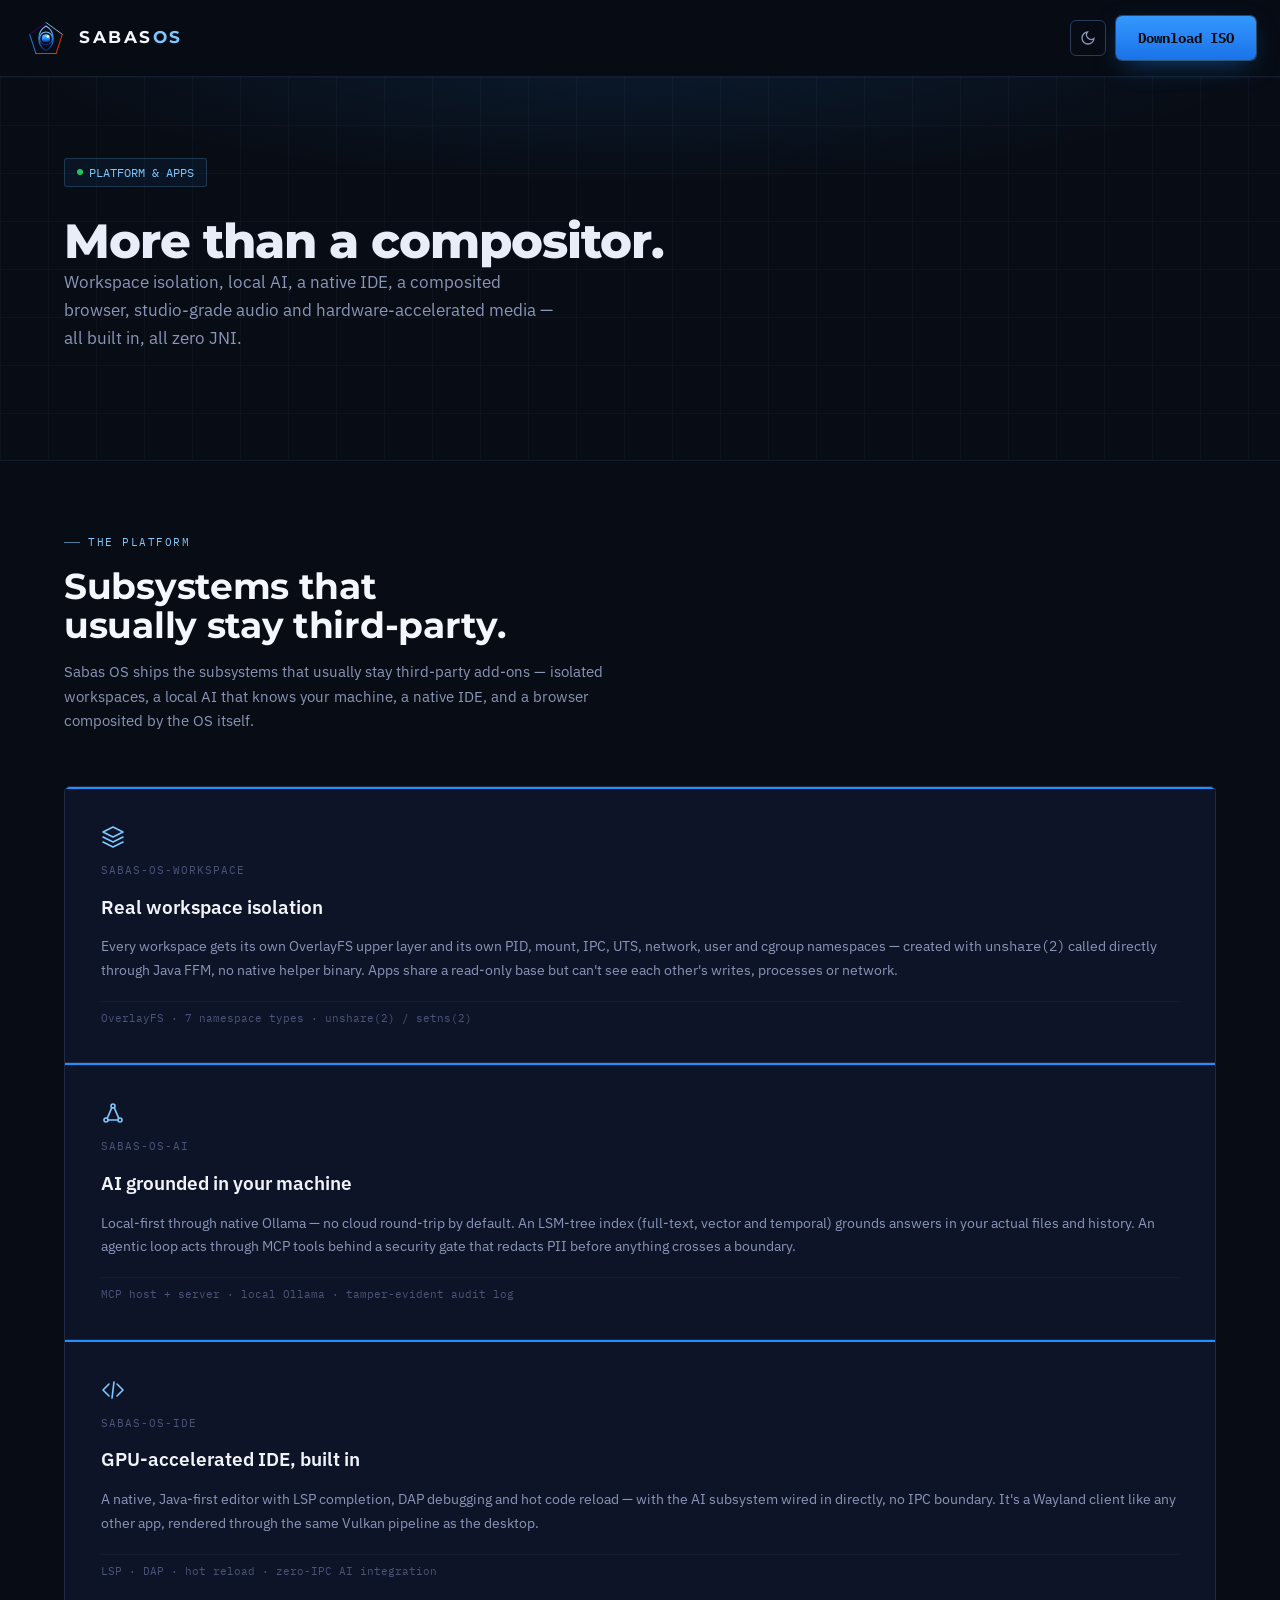
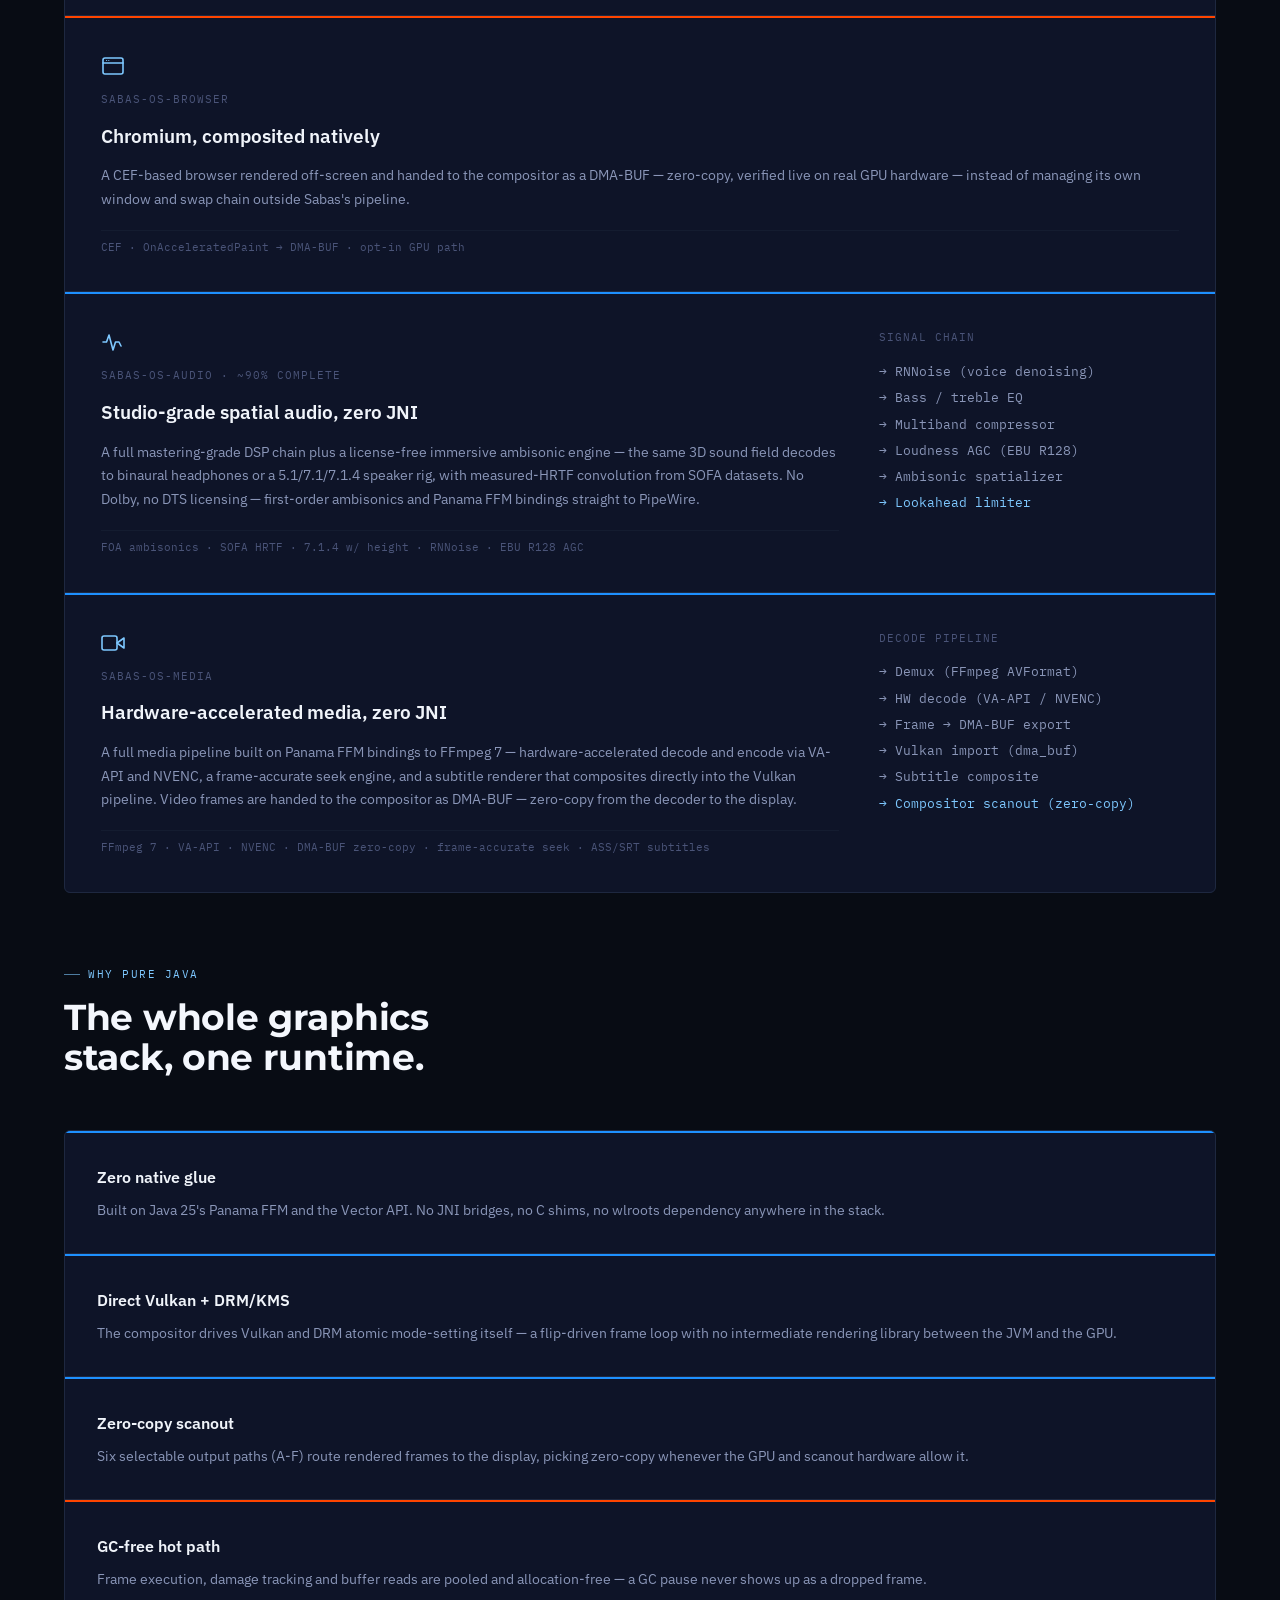
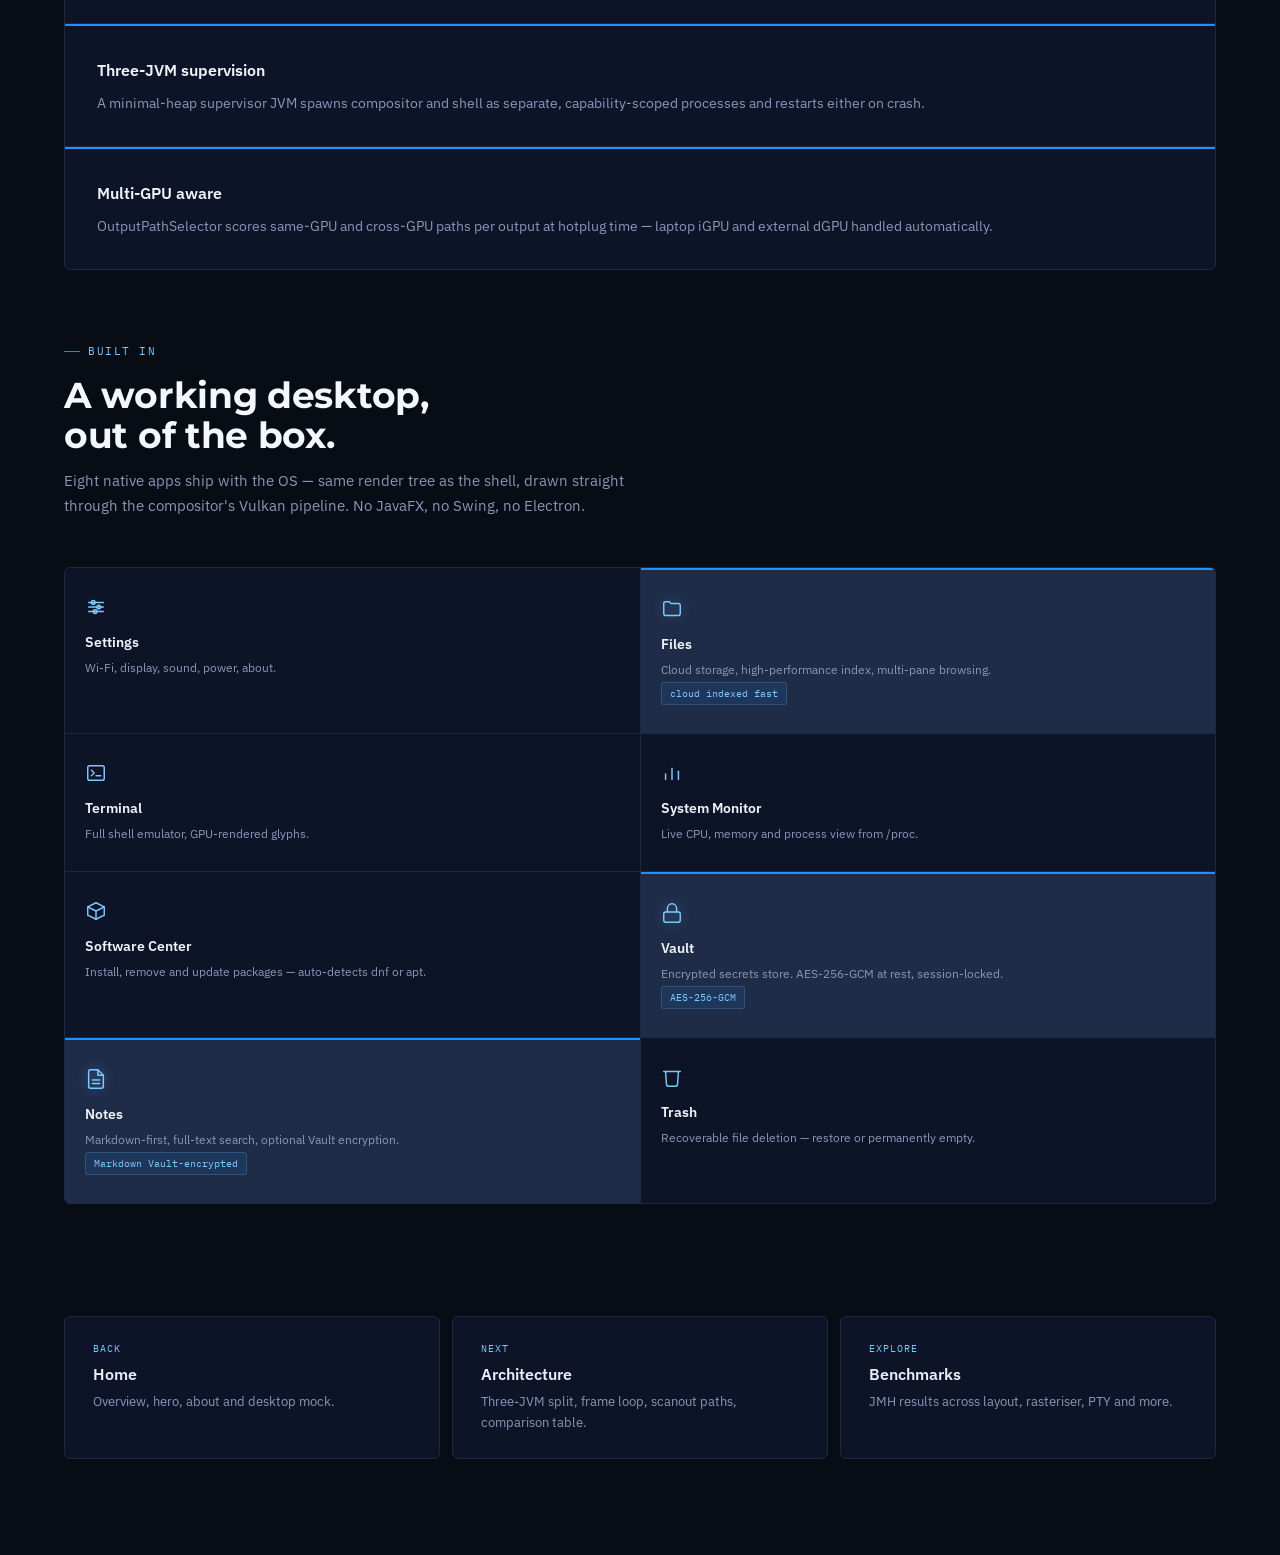
<file: platform.html>
<!DOCTYPE html>
<html lang="en">
<head>
  <meta charset="UTF-8">
  <meta name="viewport" content="width=device-width, initial-scale=1.0">
  <title>Platform &amp; Apps — Sabas OS</title>
  <meta name="description" content="Workspace isolation, local AI, native IDE, browser, audio, media and built-in apps.">
  <link rel="preconnect" href="https://fonts.googleapis.com">
  <link rel="preconnect" href="https://fonts.gstatic.com" crossorigin>
  <link rel="stylesheet" href="assets/style.css">
</head>
<body>
<!-- NAV -->
<nav id="nav">
  <div class="nav-logo">
    <img src="assets/logo/sabas-pentagon-badge.svg" width="44" height="44" alt="Sabas OS" aria-hidden="true">
    <span class="nav-logo-text">SABAS<span>OS</span></span>
  </div>
  <div class="nav-links">
    <a href="index.html">Home</a>
    <a href="platform.html">Platform</a>
    <a href="architecture.html">Architecture</a>
    <a href="performance.html">Benchmarks</a>
    <a href="trust.html">Trust</a>
    <a href="install.html">Install</a>
    <a href="community.html">Community</a>
    <a href="https://sabasos.github.io/" target="_blank" rel="noopener">Docs</a>
    <a href="https://github.com/sabasos" target="_blank" rel="noopener">GitHub</a>
  </div>
  <div style="display:flex;align-items:center;gap:10px;">
    <button class="theme-toggle" aria-label="Toggle theme">
      <svg class="icon-moon" width="16" height="16" viewBox="0 0 24 24" fill="none" stroke="currentColor" stroke-width="2" stroke-linecap="round"><path d="M21 12.79A9 9 0 1 1 11.21 3 7 7 0 0 0 21 12.79z"/></svg>
      <svg class="icon-sun" width="16" height="16" viewBox="0 0 24 24" fill="none" stroke="currentColor" stroke-width="2" stroke-linecap="round"><circle cx="12" cy="12" r="5"/><line x1="12" y1="1" x2="12" y2="3"/><line x1="12" y1="21" x2="12" y2="23"/><line x1="4.22" y1="4.22" x2="5.64" y2="5.64"/><line x1="18.36" y1="18.36" x2="19.78" y2="19.78"/><line x1="1" y1="12" x2="3" y2="12"/><line x1="21" y1="12" x2="23" y2="12"/><line x1="4.22" y1="19.78" x2="5.64" y2="18.36"/><line x1="18.36" y1="5.64" x2="19.78" y2="4.22"/></svg>
    </button>
    <a href="install.html" class="btn btn-primary">Download ISO</a>
  </div>
</nav>

<!-- HERO -->
<section class="hero grid-bg">
  <div class="hero-glow"></div>
  <div class="wrap" style="position:relative; padding-block:80px 72px;">
    <div class="badge"><span class="badge-dot"></span>PLATFORM &amp; APPS</div>
    <h1 class="display hero-headline" style="font-size:48px;">More than a compositor.</h1>
    <p class="hero-sub">Workspace isolation, local AI, a native IDE, a composited browser, studio-grade audio and hardware-accelerated media — all built in, all zero JNI.</p>
  </div>
</section>

<!-- PLATFORM FEATURES -->
<section id="platform" class="wrap section">
  <div style="max-width:600px; margin-bottom:52px;" class="reveal">
    <span class="label">THE PLATFORM</span>
    <h2 class="display" style="font-size:36px; font-weight:700; color:#F4F7FD; letter-spacing:-.3px; margin-bottom:14px;">Subsystems that usually stay third-party.</h2>
    <p style="font-size:15px; line-height:1.65; color:var(--text-dim);">Sabas OS ships the subsystems that usually stay third-party add-ons — isolated workspaces, a local AI that knows your machine, a native IDE, and a browser composited by the OS itself.</p>
  </div>
  <div class="feature-grid reveal">
    <div class="feature-card card-top-accent">
      <svg class="feature-icon" width="24" height="24" viewBox="0 0 24 24" fill="none" stroke="currentColor" stroke-width="1.6" stroke-linecap="round" stroke-linejoin="round"><polygon points="12 2 2 7 12 12 22 7 12 2"/><polyline points="2 17 12 22 22 17"/><polyline points="2 12 12 17 22 12"/></svg>
      <div class="feature-tag">SABAS-OS-WORKSPACE</div>
      <div class="feature-title">Real workspace isolation</div>
      <p class="feature-desc">Every workspace gets its own OverlayFS upper layer and its own PID, mount, IPC, UTS, network, user and cgroup namespaces — created with <code>unshare(2)</code> called directly through Java FFM, no native helper binary. Apps share a read-only base but can't see each other's writes, processes or network.</p>
      <div class="feature-chip">OverlayFS · 7 namespace types · unshare(2) / setns(2)</div>
    </div>
    <div class="feature-card card-top-accent">
      <svg class="feature-icon" width="24" height="24" viewBox="0 0 24 24" fill="none" stroke="currentColor" stroke-width="1.6" stroke-linecap="round" stroke-linejoin="round"><circle cx="12" cy="5" r="2"/><circle cx="5" cy="19" r="2"/><circle cx="19" cy="19" r="2"/><line x1="10.8" y1="6.6" x2="6.2" y2="17.4"/><line x1="13.2" y1="6.6" x2="17.8" y2="17.4"/><line x1="7" y1="19" x2="17" y2="19"/></svg>
      <div class="feature-tag">SABAS-OS-AI</div>
      <div class="feature-title">AI grounded in your machine</div>
      <p class="feature-desc">Local-first through native Ollama — no cloud round-trip by default. An LSM-tree index (full-text, vector and temporal) grounds answers in your actual files and history. An agentic loop acts through MCP tools behind a security gate that redacts PII before anything crosses a boundary.</p>
      <div class="feature-chip">MCP host + server · local Ollama · tamper-evident audit log</div>
    </div>
    <div class="feature-card card-top-accent">
      <svg class="feature-icon" width="24" height="24" viewBox="0 0 24 24" fill="none" stroke="currentColor" stroke-width="1.6" stroke-linecap="round" stroke-linejoin="round"><polyline points="8 6 2 12 8 18"/><polyline points="16 6 22 12 16 18"/><line x1="13" y1="4" x2="11" y2="20"/></svg>
      <div class="feature-tag">SABAS-OS-IDE</div>
      <div class="feature-title">GPU-accelerated IDE, built in</div>
      <p class="feature-desc">A native, Java-first editor with LSP completion, DAP debugging and hot code reload — with the AI subsystem wired in directly, no IPC boundary. It's a Wayland client like any other app, rendered through the same Vulkan pipeline as the desktop.</p>
      <div class="feature-chip">LSP · DAP · hot reload · zero-IPC AI integration</div>
    </div>
    <div class="feature-card card-top-flame">
      <svg class="feature-icon" width="24" height="24" viewBox="0 0 24 24" fill="none" stroke="currentColor" stroke-width="1.6" stroke-linecap="round" stroke-linejoin="round"><rect x="2" y="4" width="20" height="16" rx="2"/><line x1="2" y1="9" x2="22" y2="9"/><circle cx="5.6" cy="6.5" r=".6" fill="currentColor" stroke="none"/><circle cx="7.8" cy="6.5" r=".6" fill="currentColor" stroke="none"/></svg>
      <div class="feature-tag">SABAS-OS-BROWSER</div>
      <div class="feature-title">Chromium, composited natively</div>
      <p class="feature-desc">A CEF-based browser rendered off-screen and handed to the compositor as a DMA-BUF — zero-copy, verified live on real GPU hardware — instead of managing its own window and swap chain outside Sabas's pipeline.</p>
      <div class="feature-chip">CEF · OnAcceleratedPaint → DMA-BUF · opt-in GPU path</div>
    </div>
    <div class="feature-card card-top-accent feature-card-wide">
      <div style="display:flex; gap:40px; flex-wrap:wrap;">
        <div style="flex:1.2; min-width:260px; display:flex; flex-direction:column; gap:14px;">
          <svg class="feature-icon" width="24" height="24" viewBox="0 0 24 24" fill="none" stroke="currentColor" stroke-width="1.6" stroke-linecap="round" stroke-linejoin="round"><path d="M2 12h3.5l2.5-7 4 15 2.5-8h3.5l2 4"/></svg>
          <div class="feature-tag">SABAS-OS-AUDIO · ~90% COMPLETE</div>
          <div class="feature-title">Studio-grade spatial audio, zero JNI</div>
          <p class="feature-desc">A full mastering-grade DSP chain plus a license-free immersive ambisonic engine — the same 3D sound field decodes to binaural headphones or a 5.1/7.1/7.1.4 speaker rig, with measured-HRTF convolution from SOFA datasets. No Dolby, no DTS licensing — first-order ambisonics and Panama FFM bindings straight to PipeWire.</p>
          <div class="feature-chip">FOA ambisonics · SOFA HRTF · 7.1.4 w/ height · RNNoise · EBU R128 AGC</div>
        </div>
        <div style="flex:1; max-width:300px; min-width:200px;">
          <div style="font-family:'IBM Plex Mono',monospace; font-size:10.5px; color:var(--text-faint); letter-spacing:1px; margin-bottom:12px;">SIGNAL CHAIN</div>
          <div style="font-family:'IBM Plex Mono',monospace; font-size:12.5px; line-height:2.1; color:var(--text-dim);">
            <div>→ RNNoise (voice denoising)</div>
            <div>→ Bass / treble EQ</div>
            <div>→ Multiband compressor</div>
            <div>→ Loudness AGC (EBU R128)</div>
            <div>→ Ambisonic spatializer</div>
            <div style="color:var(--accent-bright);">→ Lookahead limiter</div>
          </div>
        </div>
      </div>
    </div>
    <div class="feature-card card-top-accent feature-card-wide">
      <div style="display:flex; gap:40px; flex-wrap:wrap;">
        <div style="flex:1.2; min-width:260px; display:flex; flex-direction:column; gap:14px;">
          <svg class="feature-icon" width="24" height="24" viewBox="0 0 24 24" fill="none" stroke="currentColor" stroke-width="1.6" stroke-linecap="round" stroke-linejoin="round"><polygon points="23 7 16 12 23 17 23 7"/><rect x="1" y="5" width="15" height="14" rx="2" ry="2"/></svg>
          <div class="feature-tag">SABAS-OS-MEDIA</div>
          <div class="feature-title">Hardware-accelerated media, zero JNI</div>
          <p class="feature-desc">A full media pipeline built on Panama FFM bindings to FFmpeg 7 — hardware-accelerated decode and encode via VA-API and NVENC, a frame-accurate seek engine, and a subtitle renderer that composites directly into the Vulkan pipeline. Video frames are handed to the compositor as DMA-BUF — zero-copy from the decoder to the display.</p>
          <div class="feature-chip">FFmpeg 7 · VA-API · NVENC · DMA-BUF zero-copy · frame-accurate seek · ASS/SRT subtitles</div>
        </div>
        <div style="flex:1; max-width:300px; min-width:200px;">
          <div style="font-family:'IBM Plex Mono',monospace; font-size:10.5px; color:var(--text-faint); letter-spacing:1px; margin-bottom:12px;">DECODE PIPELINE</div>
          <div style="font-family:'IBM Plex Mono',monospace; font-size:12.5px; line-height:2.1; color:var(--text-dim);">
            <div>→ Demux (FFmpeg AVFormat)</div>
            <div>→ HW decode (VA-API / NVENC)</div>
            <div>→ Frame → DMA-BUF export</div>
            <div>→ Vulkan import (dma_buf)</div>
            <div>→ Subtitle composite</div>
            <div style="color:var(--accent-bright);">→ Compositor scanout (zero-copy)</div>
          </div>
        </div>
      </div>
    </div>
  </div>
</section>

<!-- WHY PURE JAVA -->
<section class="wrap section" style="padding-top:0;">
  <div style="max-width:580px; margin-bottom:52px;" class="reveal">
    <span class="label">WHY PURE JAVA</span>
    <h2 class="display" style="font-size:36px; font-weight:700; color:#F4F7FD; letter-spacing:-.3px;">The whole graphics stack, one runtime.</h2>
  </div>
  <div class="value-grid reveal">
    <div class="value-card"><div class="value-title">Zero native glue</div><p class="value-desc">Built on Java 25's Panama FFM and the Vector API. No JNI bridges, no C shims, no wlroots dependency anywhere in the stack.</p></div>
    <div class="value-card"><div class="value-title">Direct Vulkan + DRM/KMS</div><p class="value-desc">The compositor drives Vulkan and DRM atomic mode-setting itself — a flip-driven frame loop with no intermediate rendering library between the JVM and the GPU.</p></div>
    <div class="value-card"><div class="value-title">Zero-copy scanout</div><p class="value-desc">Six selectable output paths (A-F) route rendered frames to the display, picking zero-copy whenever the GPU and scanout hardware allow it.</p></div>
    <div class="value-card flame"><div class="value-title">GC-free hot path</div><p class="value-desc">Frame execution, damage tracking and buffer reads are pooled and allocation-free — a GC pause never shows up as a dropped frame.</p></div>
    <div class="value-card"><div class="value-title">Three-JVM supervision</div><p class="value-desc">A minimal-heap supervisor JVM spawns compositor and shell as separate, capability-scoped processes and restarts either on crash.</p></div>
    <div class="value-card"><div class="value-title">Multi-GPU aware</div><p class="value-desc">OutputPathSelector scores same-GPU and cross-GPU paths per output at hotplug time — laptop iGPU and external dGPU handled automatically.</p></div>
  </div>
</section>

<!-- BUILT-IN APPS -->
<section class="wrap section" style="padding-top:0;">
  <div style="max-width:600px; margin-bottom:48px;" class="reveal">
    <span class="label">BUILT IN</span>
    <h2 class="display" style="font-size:36px; font-weight:700; color:#F4F7FD; letter-spacing:-.3px; margin-bottom:14px;">A working desktop, out of the box.</h2>
    <p style="font-size:15px; line-height:1.65; color:var(--text-dim);">Eight native apps ship with the OS — same render tree as the shell, drawn straight through the compositor's Vulkan pipeline. No JavaFX, no Swing, no Electron.</p>
  </div>
  <div class="apps-grid reveal">
    <div class="app-cell">
      <svg width="22" height="22" viewBox="0 0 24 24" fill="none" stroke="currentColor" stroke-width="1.6" stroke-linecap="round"><line x1="4" y1="7" x2="20" y2="7"/><circle cx="9" cy="7" r="2"/><line x1="4" y1="12" x2="20" y2="12"/><circle cx="15" cy="12" r="2"/><line x1="4" y1="17" x2="20" y2="17"/><circle cx="11" cy="17" r="2"/></svg>
      <div><div class="app-name">Settings</div><p class="app-desc">Wi-Fi, display, sound, power, about.</p></div>
    </div>
    <div class="app-cell highlight">
      <svg width="22" height="22" viewBox="0 0 24 24" fill="none" stroke="currentColor" stroke-width="1.6" stroke-linecap="round" stroke-linejoin="round"><path d="M3 6a2 2 0 0 1 2-2h4l2 2h8a2 2 0 0 1 2 2v9a2 2 0 0 1-2 2H5a2 2 0 0 1-2-2V6z"/></svg>
      <div><div class="app-name">Files</div><p class="app-desc">Cloud storage, high-performance index, multi-pane browsing.</p><div class="app-badge">cloud indexed fast</div></div>
    </div>
    <div class="app-cell">
      <svg width="22" height="22" viewBox="0 0 24 24" fill="none" stroke="currentColor" stroke-width="1.6" stroke-linecap="round" stroke-linejoin="round"><rect x="3" y="4" width="18" height="16" rx="2"/><polyline points="7 9 10 12 7 15"/><line x1="12" y1="15" x2="17" y2="15"/></svg>
      <div><div class="app-name">Terminal</div><p class="app-desc">Full shell emulator, GPU-rendered glyphs.</p></div>
    </div>
    <div class="app-cell">
      <svg width="22" height="22" viewBox="0 0 24 24" fill="none" stroke="currentColor" stroke-width="1.6" stroke-linecap="round" stroke-linejoin="round"><line x1="5" y1="19" x2="5" y2="13"/><line x1="12" y1="19" x2="12" y2="7"/><line x1="19" y1="19" x2="19" y2="10"/></svg>
      <div><div class="app-name">System Monitor</div><p class="app-desc">Live CPU, memory and process view from /proc.</p></div>
    </div>
    <div class="app-cell">
      <svg width="22" height="22" viewBox="0 0 24 24" fill="none" stroke="currentColor" stroke-width="1.6" stroke-linecap="round" stroke-linejoin="round"><path d="M12 3 3 7.5V16.5L12 21L21 16.5V7.5L12 3Z"/><path d="M3 7.5 12 12 21 7.5"/><line x1="12" y1="12" x2="12" y2="21"/></svg>
      <div><div class="app-name">Software Center</div><p class="app-desc">Install, remove and update packages — auto-detects dnf or apt.</p></div>
    </div>
    <div class="app-cell highlight">
      <svg width="22" height="22" viewBox="0 0 24 24" fill="none" stroke="currentColor" stroke-width="1.6" stroke-linecap="round" stroke-linejoin="round"><rect x="3" y="11" width="18" height="11" rx="2"/><path d="M7 11V7a5 5 0 0 1 10 0v4"/></svg>
      <div><div class="app-name">Vault</div><p class="app-desc">Encrypted secrets store. AES-256-GCM at rest, session-locked.</p><div class="app-badge">AES-256-GCM</div></div>
    </div>
    <div class="app-cell highlight">
      <svg width="22" height="22" viewBox="0 0 24 24" fill="none" stroke="currentColor" stroke-width="1.6" stroke-linecap="round" stroke-linejoin="round"><path d="M14 2H6a2 2 0 0 0-2 2v16a2 2 0 0 0 2 2h12a2 2 0 0 0 2-2V8z"/><polyline points="14 2 14 8 20 8"/><line x1="16" y1="13" x2="8" y2="13"/><line x1="16" y1="17" x2="8" y2="17"/></svg>
      <div><div class="app-name">Notes</div><p class="app-desc">Markdown-first, full-text search, optional Vault encryption.</p><div class="app-badge">Markdown Vault-encrypted</div></div>
    </div>
    <div class="app-cell">
      <svg width="22" height="22" viewBox="0 0 24 24" fill="none" stroke="currentColor" stroke-width="1.6" stroke-linecap="round" stroke-linejoin="round"><polyline points="3 6 5 6 21 6"/><path d="M19 6l-1 14a2 2 0 0 1-2 2H8a2 2 0 0 1-2-2L5 6"/></svg>
      <div><div class="app-name">Trash</div><p class="app-desc">Recoverable file deletion — restore or permanently empty.</p></div>
    </div>
  </div>
</section>

<!-- PAGE NAV -->
<div class="wrap" style="padding-block:48px 96px;">
  <div style="display:grid;grid-template-columns:repeat(3,1fr);gap:12px;" class="reveal">
    <a href="index.html" class="page-nav-card"><div class="page-nav-label">BACK</div><div class="page-nav-title">Home</div><div class="page-nav-desc">Overview, hero, about and desktop mock.</div></a>
    <a href="architecture.html" class="page-nav-card"><div class="page-nav-label">NEXT</div><div class="page-nav-title">Architecture</div><div class="page-nav-desc">Three-JVM split, frame loop, scanout paths, comparison table.</div></a>
    <a href="performance.html" class="page-nav-card"><div class="page-nav-label">EXPLORE</div><div class="page-nav-title">Benchmarks</div><div class="page-nav-desc">JMH results across layout, rasteriser, PTY and more.</div></a>
  </div>
</div>

<script src="assets/main.js"></script>
</body>
</html>
</file>
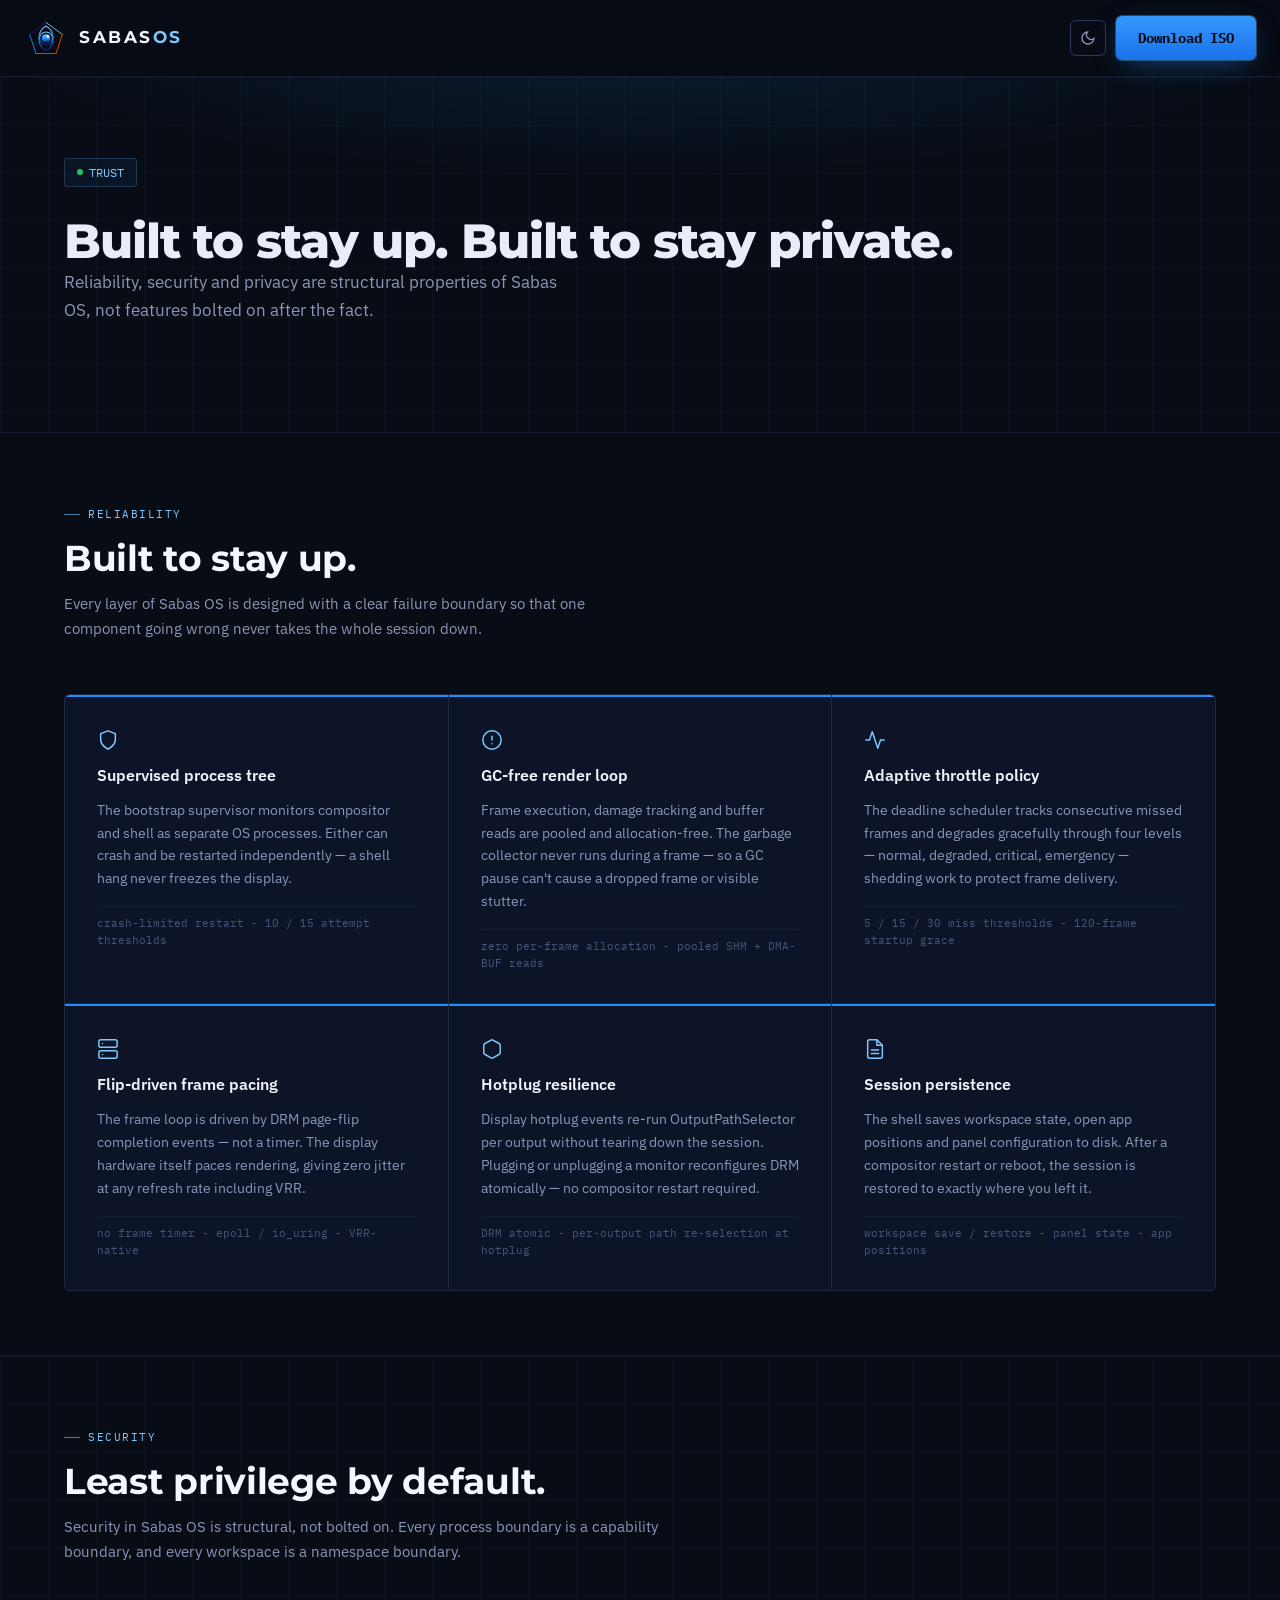
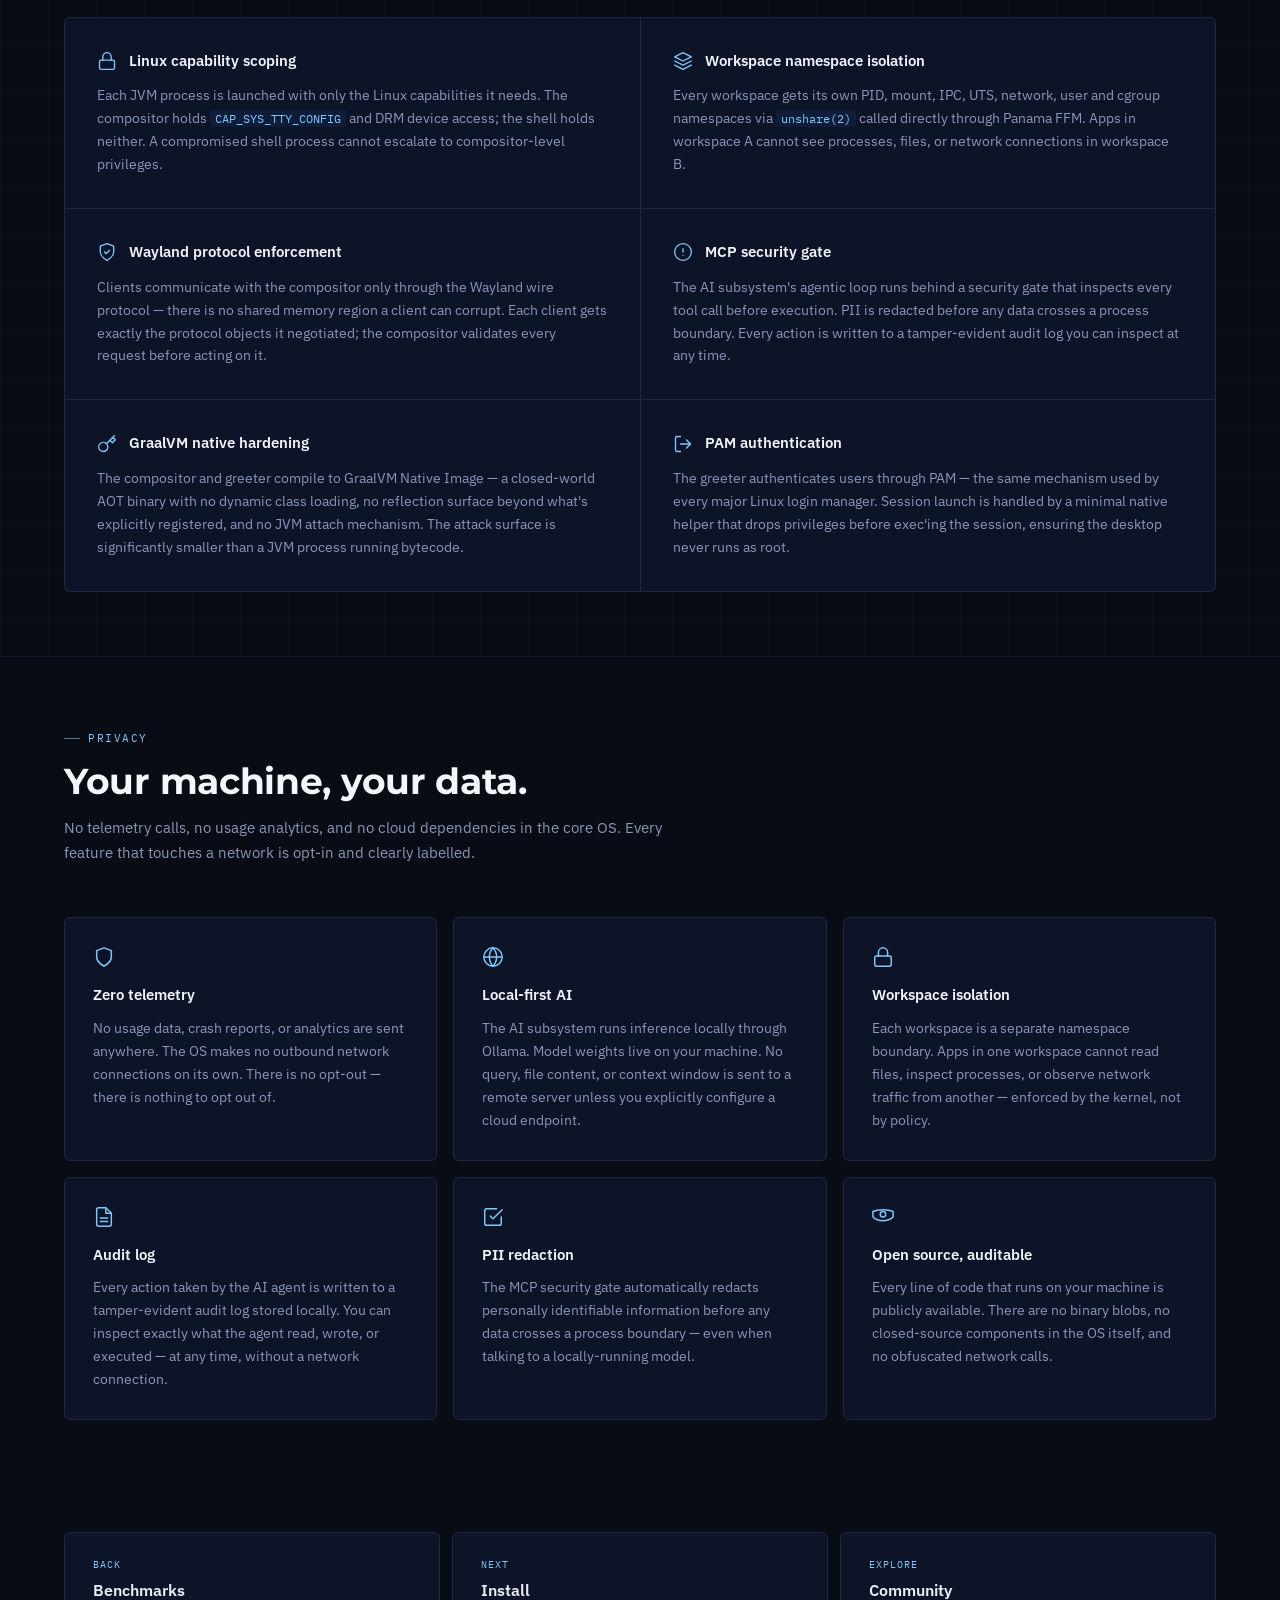
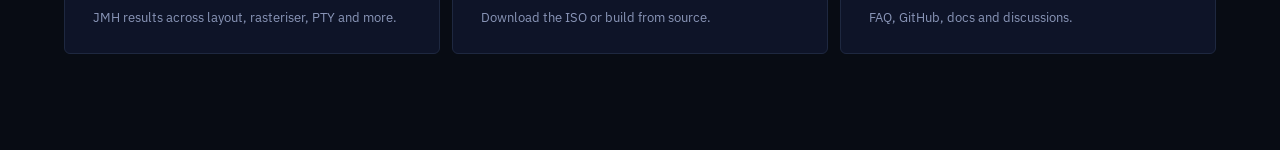
<file: trust.html>
<!DOCTYPE html>
<html lang="en">
<head>
  <meta charset="UTF-8">
  <meta name="viewport" content="width=device-width, initial-scale=1.0">
  <title>Trust - Sabas OS</title>
  <meta name="description" content="Reliability, security model and privacy guarantees.">
  <link rel="preconnect" href="https://fonts.googleapis.com">
  <link rel="preconnect" href="https://fonts.gstatic.com" crossorigin>
  <link rel="stylesheet" href="assets/style.css">
</head>
<body>
<nav id="nav">
  <div class="nav-logo">
    <img src="assets/logo/sabas-pentagon-badge.svg" width="44" height="44" alt="Sabas OS" aria-hidden="true">
    <span class="nav-logo-text">SABAS<span>OS</span></span>
  </div>
  <div class="nav-links">
    <a href="index.html">Home</a>
    <a href="platform.html">Platform</a>
    <a href="architecture.html">Architecture</a>
    <a href="performance.html">Benchmarks</a>
    <a href="trust.html">Trust</a>
    <a href="install.html">Install</a>
    <a href="community.html">Community</a>
    <a href="https://sabasos.github.io/" target="_blank" rel="noopener">Docs</a>
    <a href="https://github.com/sabasos" target="_blank" rel="noopener">GitHub</a>
  </div>
  <div style="display:flex;align-items:center;gap:10px;">
    <button class="theme-toggle" aria-label="Toggle theme">
      <svg class="icon-moon" width="16" height="16" viewBox="0 0 24 24" fill="none" stroke="currentColor" stroke-width="2" stroke-linecap="round"><path d="M21 12.79A9 9 0 1 1 11.21 3 7 7 0 0 0 21 12.79z"/></svg>
      <svg class="icon-sun" width="16" height="16" viewBox="0 0 24 24" fill="none" stroke="currentColor" stroke-width="2" stroke-linecap="round"><circle cx="12" cy="12" r="5"/><line x1="12" y1="1" x2="12" y2="3"/><line x1="12" y1="21" x2="12" y2="23"/><line x1="4.22" y1="4.22" x2="5.64" y2="5.64"/><line x1="18.36" y1="18.36" x2="19.78" y2="19.78"/><line x1="1" y1="12" x2="3" y2="12"/><line x1="21" y1="12" x2="23" y2="12"/><line x1="4.22" y1="19.78" x2="5.64" y2="18.36"/><line x1="18.36" y1="5.64" x2="19.78" y2="4.22"/></svg>
    </button>
    <a href="install.html" class="btn btn-primary">Download ISO</a>
  </div>
</nav>

<section class="hero grid-bg">
  <div class="hero-glow"></div>
  <div class="wrap" style="position:relative; padding-block:80px 72px;">
    <div class="badge"><span class="badge-dot"></span>TRUST</div>
    <h1 class="display hero-headline" style="font-size:48px;">Built to stay up. Built to stay private.</h1>
    <p class="hero-sub">Reliability, security and privacy are structural properties of Sabas OS, not features bolted on after the fact.</p>
  </div>
</section>

<!-- RELIABILITY -->
<section id="reliability" class="wrap section">
  <div style="max-width:600px; margin-bottom:52px;" class="reveal">
    <span class="label">RELIABILITY</span>
    <h2 class="display" style="font-size:36px; font-weight:700; color:#F4F7FD; letter-spacing:-.3px; margin-bottom:14px;">Built to stay up.</h2>
    <p style="font-size:15px; line-height:1.65; color:var(--text-dim);">Every layer of Sabas OS is designed with a clear failure boundary so that one component going wrong never takes the whole session down.</p>
  </div>
  <div style="display:grid; grid-template-columns:repeat(3,1fr); gap:1px; background:var(--border); border:1px solid var(--border); border-radius:var(--radius); overflow:hidden;" class="reveal">
    <div class="rel-card">
      <svg width="22" height="22" viewBox="0 0 24 24" fill="none" stroke="currentColor" stroke-width="1.6" stroke-linecap="round" stroke-linejoin="round"><path d="M12 22s8-4 8-10V5l-8-3-8 3v7c0 6 8 10 8 10z"/></svg>
      <div class="rel-title">Supervised process tree</div>
      <p class="rel-desc">The bootstrap supervisor monitors compositor and shell as separate OS processes. Either can crash and be restarted independently — a shell hang never freezes the display.</p>
      <div class="rel-chip">crash-limited restart - 10 / 15 attempt thresholds</div>
    </div>
    <div class="rel-card">
      <svg width="22" height="22" viewBox="0 0 24 24" fill="none" stroke="currentColor" stroke-width="1.6" stroke-linecap="round" stroke-linejoin="round"><circle cx="12" cy="12" r="10"/><line x1="12" y1="8" x2="12" y2="12"/><line x1="12" y1="16" x2="12.01" y2="16"/></svg>
      <div class="rel-title">GC-free render loop</div>
      <p class="rel-desc">Frame execution, damage tracking and buffer reads are pooled and allocation-free. The garbage collector never runs during a frame — so a GC pause can't cause a dropped frame or visible stutter.</p>
      <div class="rel-chip">zero per-frame allocation - pooled SHM + DMA-BUF reads</div>
    </div>
    <div class="rel-card">
      <svg width="22" height="22" viewBox="0 0 24 24" fill="none" stroke="currentColor" stroke-width="1.6" stroke-linecap="round" stroke-linejoin="round"><polyline points="22 12 18 12 15 21 9 3 6 12 2 12"/></svg>
      <div class="rel-title">Adaptive throttle policy</div>
      <p class="rel-desc">The deadline scheduler tracks consecutive missed frames and degrades gracefully through four levels — normal, degraded, critical, emergency — shedding work to protect frame delivery.</p>
      <div class="rel-chip">5 / 15 / 30 miss thresholds - 120-frame startup grace</div>
    </div>
    <div class="rel-card">
      <svg width="22" height="22" viewBox="0 0 24 24" fill="none" stroke="currentColor" stroke-width="1.6" stroke-linecap="round" stroke-linejoin="round"><rect x="2" y="2" width="20" height="8" rx="2"/><rect x="2" y="14" width="20" height="8" rx="2"/><line x1="6" y1="6" x2="6.01" y2="6"/><line x1="6" y1="18" x2="6.01" y2="18"/></svg>
      <div class="rel-title">Flip-driven frame pacing</div>
      <p class="rel-desc">The frame loop is driven by DRM page-flip completion events — not a timer. The display hardware itself paces rendering, giving zero jitter at any refresh rate including VRR.</p>
      <div class="rel-chip">no frame timer - epoll / io_uring - VRR-native</div>
    </div>
    <div class="rel-card">
      <svg width="22" height="22" viewBox="0 0 24 24" fill="none" stroke="currentColor" stroke-width="1.6" stroke-linecap="round" stroke-linejoin="round"><path d="M21 16V8a2 2 0 0 0-1-1.73l-7-4a2 2 0 0 0-2 0l-7 4A2 2 0 0 0 3 8v8a2 2 0 0 0 1 1.73l7 4a2 2 0 0 0 2 0l7-4A2 2 0 0 0 21 16z"/></svg>
      <div class="rel-title">Hotplug resilience</div>
      <p class="rel-desc">Display hotplug events re-run OutputPathSelector per output without tearing down the session. Plugging or unplugging a monitor reconfigures DRM atomically — no compositor restart required.</p>
      <div class="rel-chip">DRM atomic - per-output path re-selection at hotplug</div>
    </div>
    <div class="rel-card">
      <svg width="22" height="22" viewBox="0 0 24 24" fill="none" stroke="currentColor" stroke-width="1.6" stroke-linecap="round" stroke-linejoin="round"><path d="M14 2H6a2 2 0 0 0-2 2v16a2 2 0 0 0 2 2h12a2 2 0 0 0 2-2V8z"/><polyline points="14 2 14 8 20 8"/><line x1="16" y1="13" x2="8" y2="13"/><line x1="16" y1="17" x2="8" y2="17"/></svg>
      <div class="rel-title">Session persistence</div>
      <p class="rel-desc">The shell saves workspace state, open app positions and panel configuration to disk. After a compositor restart or reboot, the session is restored to exactly where you left it.</p>
      <div class="rel-chip">workspace save / restore - panel state - app positions</div>
    </div>
  </div>
</section>

<!-- SECURITY -->
<section id="security" class="grid-bg" style="border-top:1px solid var(--border-soft); border-bottom:1px solid var(--border-soft);">
  <div class="wrap section">
    <div style="max-width:600px; margin-bottom:52px;" class="reveal">
      <span class="label">SECURITY</span>
      <h2 class="display" style="font-size:36px; font-weight:700; color:#F4F7FD; letter-spacing:-.3px; margin-bottom:14px;">Least privilege by default.</h2>
      <p style="font-size:15px; line-height:1.65; color:var(--text-dim);">Security in Sabas OS is structural, not bolted on. Every process boundary is a capability boundary, and every workspace is a namespace boundary.</p>
    </div>
    <div style="display:grid; grid-template-columns:1fr 1fr; gap:1px; background:var(--border); border:1px solid var(--border); border-radius:var(--radius); overflow:hidden;" class="reveal">
      <div class="sec-card">
        <div class="sec-header">
          <svg width="20" height="20" viewBox="0 0 24 24" fill="none" stroke="currentColor" stroke-width="1.6" stroke-linecap="round" stroke-linejoin="round"><rect x="3" y="11" width="18" height="11" rx="2"/><path d="M7 11V7a5 5 0 0 1 10 0v4"/></svg>
          <div class="sec-title">Linux capability scoping</div>
        </div>
        <p class="sec-desc">Each JVM process is launched with only the Linux capabilities it needs. The compositor holds <code>CAP_SYS_TTY_CONFIG</code> and DRM device access; the shell holds neither. A compromised shell process cannot escalate to compositor-level privileges.</p>
      </div>
      <div class="sec-card">
        <div class="sec-header">
          <svg width="20" height="20" viewBox="0 0 24 24" fill="none" stroke="currentColor" stroke-width="1.6" stroke-linecap="round" stroke-linejoin="round"><polygon points="12 2 2 7 12 12 22 7 12 2"/><polyline points="2 17 12 22 22 17"/><polyline points="2 12 12 17 22 12"/></svg>
          <div class="sec-title">Workspace namespace isolation</div>
        </div>
        <p class="sec-desc">Every workspace gets its own PID, mount, IPC, UTS, network, user and cgroup namespaces via <code>unshare(2)</code> called directly through Panama FFM. Apps in workspace A cannot see processes, files, or network connections in workspace B.</p>
      </div>
      <div class="sec-card">
        <div class="sec-header">
          <svg width="20" height="20" viewBox="0 0 24 24" fill="none" stroke="currentColor" stroke-width="1.6" stroke-linecap="round" stroke-linejoin="round"><path d="M12 22s8-4 8-10V5l-8-3-8 3v7c0 6 8 10 8 10z"/><polyline points="9 12 11 14 15 10"/></svg>
          <div class="sec-title">Wayland protocol enforcement</div>
        </div>
        <p class="sec-desc">Clients communicate with the compositor only through the Wayland wire protocol — there is no shared memory region a client can corrupt. Each client gets exactly the protocol objects it negotiated; the compositor validates every request before acting on it.</p>
      </div>
      <div class="sec-card">
        <div class="sec-header">
          <svg width="20" height="20" viewBox="0 0 24 24" fill="none" stroke="currentColor" stroke-width="1.6" stroke-linecap="round" stroke-linejoin="round"><circle cx="12" cy="12" r="10"/><line x1="12" y1="8" x2="12" y2="12"/><line x1="12" y1="16" x2="12.01" y2="16"/></svg>
          <div class="sec-title">MCP security gate</div>
        </div>
        <p class="sec-desc">The AI subsystem's agentic loop runs behind a security gate that inspects every tool call before execution. PII is redacted before any data crosses a process boundary. Every action is written to a tamper-evident audit log you can inspect at any time.</p>
      </div>
      <div class="sec-card">
        <div class="sec-header">
          <svg width="20" height="20" viewBox="0 0 24 24" fill="none" stroke="currentColor" stroke-width="1.6" stroke-linecap="round" stroke-linejoin="round"><path d="M21 2l-2 2m-7.61 7.61a5.5 5.5 0 1 1-7.778 7.778 5.5 5.5 0 0 1 7.777-7.777zm0 0L15.5 7.5m0 0l3 3L22 7l-3-3m-3.5 3.5L19 4"/></svg>
          <div class="sec-title">GraalVM native hardening</div>
        </div>
        <p class="sec-desc">The compositor and greeter compile to GraalVM Native Image — a closed-world AOT binary with no dynamic class loading, no reflection surface beyond what's explicitly registered, and no JVM attach mechanism. The attack surface is significantly smaller than a JVM process running bytecode.</p>
      </div>
      <div class="sec-card">
        <div class="sec-header">
          <svg width="20" height="20" viewBox="0 0 24 24" fill="none" stroke="currentColor" stroke-width="1.6" stroke-linecap="round" stroke-linejoin="round"><path d="M9 21H5a2 2 0 0 1-2-2V5a2 2 0 0 1 2-2h4"/><polyline points="16 17 21 12 16 7"/><line x1="21" y1="12" x2="9" y2="12"/></svg>
          <div class="sec-title">PAM authentication</div>
        </div>
        <p class="sec-desc">The greeter authenticates users through PAM — the same mechanism used by every major Linux login manager. Session launch is handled by a minimal native helper that drops privileges before exec'ing the session, ensuring the desktop never runs as root.</p>
      </div>
    </div>
  </div>
</section>

<!-- PRIVACY -->
<section id="privacy" class="wrap section">
  <div style="max-width:600px; margin-bottom:52px;" class="reveal">
    <span class="label">PRIVACY</span>
    <h2 class="display" style="font-size:36px; font-weight:700; color:#F4F7FD; letter-spacing:-.3px; margin-bottom:14px;">Your machine, your data.</h2>
    <p style="font-size:15px; line-height:1.65; color:var(--text-dim);">No telemetry calls, no usage analytics, and no cloud dependencies in the core OS. Every feature that touches a network is opt-in and clearly labelled.</p>
  </div>
  <div style="display:grid; grid-template-columns:1fr 1fr 1fr; gap:16px;" class="reveal">
    <div class="priv-card">
      <div class="priv-icon"><svg width="22" height="22" viewBox="0 0 24 24" fill="none" stroke="currentColor" stroke-width="1.6" stroke-linecap="round" stroke-linejoin="round"><path d="M12 22s8-4 8-10V5l-8-3-8 3v7c0 6 8 10 8 10z"/></svg></div>
      <div class="priv-title">Zero telemetry</div>
      <p class="priv-desc">No usage data, crash reports, or analytics are sent anywhere. The OS makes no outbound network connections on its own. There is no opt-out — there is nothing to opt out of.</p>
    </div>
    <div class="priv-card">
      <div class="priv-icon"><svg width="22" height="22" viewBox="0 0 24 24" fill="none" stroke="currentColor" stroke-width="1.6" stroke-linecap="round" stroke-linejoin="round"><circle cx="12" cy="12" r="10"/><line x1="2" y1="12" x2="22" y2="12"/><path d="M12 2a15.3 15.3 0 0 1 4 10 15.3 15.3 0 0 1-4 10 15.3 15.3 0 0 1-4-10 15.3 15.3 0 0 1 4-10z"/></svg></div>
      <div class="priv-title">Local-first AI</div>
      <p class="priv-desc">The AI subsystem runs inference locally through Ollama. Model weights live on your machine. No query, file content, or context window is sent to a remote server unless you explicitly configure a cloud endpoint.</p>
    </div>
    <div class="priv-card">
      <div class="priv-icon"><svg width="22" height="22" viewBox="0 0 24 24" fill="none" stroke="currentColor" stroke-width="1.6" stroke-linecap="round" stroke-linejoin="round"><rect x="3" y="11" width="18" height="11" rx="2"/><path d="M7 11V7a5 5 0 0 1 10 0v4"/></svg></div>
      <div class="priv-title">Workspace isolation</div>
      <p class="priv-desc">Each workspace is a separate namespace boundary. Apps in one workspace cannot read files, inspect processes, or observe network traffic from another — enforced by the kernel, not by policy.</p>
    </div>
    <div class="priv-card">
      <div class="priv-icon"><svg width="22" height="22" viewBox="0 0 24 24" fill="none" stroke="currentColor" stroke-width="1.6" stroke-linecap="round" stroke-linejoin="round"><path d="M14 2H6a2 2 0 0 0-2 2v16a2 2 0 0 0 2 2h12a2 2 0 0 0 2-2V8z"/><polyline points="14 2 14 8 20 8"/><line x1="16" y1="13" x2="8" y2="13"/><line x1="16" y1="17" x2="8" y2="17"/></svg></div>
      <div class="priv-title">Audit log</div>
      <p class="priv-desc">Every action taken by the AI agent is written to a tamper-evident audit log stored locally. You can inspect exactly what the agent read, wrote, or executed — at any time, without a network connection.</p>
    </div>
    <div class="priv-card">
      <div class="priv-icon"><svg width="22" height="22" viewBox="0 0 24 24" fill="none" stroke="currentColor" stroke-width="1.6" stroke-linecap="round" stroke-linejoin="round"><polyline points="9 11 12 14 22 4"/><path d="M21 12v7a2 2 0 0 1-2 2H5a2 2 0 0 1-2-2V5a2 2 0 0 1 2-2h11"/></svg></div>
      <div class="priv-title">PII redaction</div>
      <p class="priv-desc">The MCP security gate automatically redacts personally identifiable information before any data crosses a process boundary — even when talking to a locally-running model.</p>
    </div>
    <div class="priv-card">
      <div class="priv-icon"><svg width="22" height="22" viewBox="0 0 24 24" fill="none" stroke="currentColor" stroke-width="1.6" stroke-linecap="round" stroke-linejoin="round"><path d="M1 6s4-2 11-2 11 2 11 2v6s-4 4-11 4S1 12 1 12V6z"/><circle cx="12" cy="9" r="3"/></svg></div>
      <div class="priv-title">Open source, auditable</div>
      <p class="priv-desc">Every line of code that runs on your machine is publicly available. There are no binary blobs, no closed-source components in the OS itself, and no obfuscated network calls.</p>
    </div>
  </div>
</section>

<!-- PAGE NAV -->
<div class="wrap" style="padding-block:48px 96px;">
  <div style="display:grid;grid-template-columns:repeat(3,1fr);gap:12px;" class="reveal">
    <a href="performance.html" class="page-nav-card"><div class="page-nav-label">BACK</div><div class="page-nav-title">Benchmarks</div><div class="page-nav-desc">JMH results across layout, rasteriser, PTY and more.</div></a>
    <a href="install.html" class="page-nav-card"><div class="page-nav-label">NEXT</div><div class="page-nav-title">Install</div><div class="page-nav-desc">Download the ISO or build from source.</div></a>
    <a href="community.html" class="page-nav-card"><div class="page-nav-label">EXPLORE</div><div class="page-nav-title">Community</div><div class="page-nav-desc">FAQ, GitHub, docs and discussions.</div></a>
  </div>
</div>

<script src="assets/main.js"></script>
</body>
</html>
</file>
<file: assets/style.css>
/* ================================================================
   Sabas OS — style.css
   ================================================================ */
@import url('https://fonts.googleapis.com/css2?family=Montserrat:wght@600;700;800&family=IBM+Plex+Sans:wght@400;500;600&family=IBM+Plex+Mono:wght@400;500&display=swap');

:root {
  --bg: #080C14;
  --bg-raised: #0C1120;
  --bg-card: #0E1428;
  --border: #1E2840;
  --border-soft: #141C30;
  --border-bright: #2A3A60;
  --text: #E8EDF8;
  --text-dim: #8A96B8;
  --text-faint: #4A5478;
  --accent: #1E90FF;
  --accent-bright: #7EC8FF;
  --accent-glow: rgba(30,144,255,0.18);
  --flame: #FF4500;
  --flame-dim: rgba(255,69,0,0.15);
  --green: #22C55E;
  --radius: 6px;
  --nav-bg: rgba(8,12,20,0.85);
  --nav-bg-scrolled: rgba(8,12,20,0.97);
  --nav-text: #F3F5FB;
  --nav-text-dim: rgba(243,245,251,0.5);
}

[data-theme="light"] {
  --bg: #F4F7FD;
  --bg-raised: #EAEEF8;
  --bg-card: #FFFFFF;
  --border: #D0D8EC;
  --border-soft: #E0E6F4;
  --border-bright: #B0BCDA;
  --text: #0E1428;
  --text-dim: #3A4A6A;
  --text-faint: #7A8AAA;
  --accent: #1060CC;
  --accent-bright: #1060CC;
  --accent-glow: rgba(16,96,204,0.12);
  --flame: #D93A00;
  --flame-dim: rgba(217,58,0,0.1);
  --green: #16A34A;
  --nav-bg: rgba(14,20,40,0.92);
  --nav-bg-scrolled: rgba(14,20,40,0.98);
  --nav-text: #F3F5FB;
  --nav-text-dim: rgba(243,245,251,0.5);
}

*, *::before, *::after { box-sizing: border-box; margin: 0; padding: 0; }
html { scroll-behavior: smooth; }
body {
  background: var(--bg);
  color: var(--text);
  font-family: 'IBM Plex Sans', system-ui, sans-serif;
  -webkit-font-smoothing: antialiased;
  overflow-x: hidden;
  line-height: 1.5;
}
h1,h2,h3,h4 { text-wrap: balance; line-height: 1.1; }
a { color: var(--accent-bright); text-decoration: none; transition: color .15s; }
a:hover { color: #B0DAFF; }
code, .mono { font-family: 'IBM Plex Mono', 'SF Mono', monospace; }
.display { font-family: 'Montserrat', system-ui, sans-serif; }
::selection { background: var(--accent); color: #04090F; }

/* Layout */
.wrap { max-width: 1200px; margin: 0 auto; padding-inline: 48px; }
.section { padding-block: 96px; }
.section-sm { padding-block: 64px; }

/* Grid bg */
.grid-bg {
  background-image:
    linear-gradient(rgba(126,200,255,0.04) 1px, transparent 1px),
    linear-gradient(90deg, rgba(126,200,255,0.04) 1px, transparent 1px);
  background-size: 48px 48px;
}

/* Buttons */
.btn {
  display: inline-flex; align-items: center; gap: 8px;
  padding: 12px 22px; border-radius: var(--radius);
  font-size: 13.5px; font-weight: 500; font-family: 'IBM Plex Mono', monospace;
  cursor: pointer; border: none; transition: all .15s; white-space: nowrap;
}
.btn-primary {
  background: linear-gradient(180deg, #3498FF 0%, #1A72E8 100%);
  color: #04090F; font-weight: 700;
  box-shadow: 0 0 0 1px rgba(126,200,255,0.3), 0 8px 28px -8px rgba(30,144,255,0.5);
}
.btn-primary:hover { filter: brightness(1.1); color: #04090F; transform: translateY(-1px); }
.btn-secondary { background: transparent; color: var(--text); border: 1px solid var(--border-bright); }
.btn-secondary:hover { border-color: #4A6090; background: rgba(126,200,255,0.05); color: var(--text); }
.btn-ghost { background: transparent; color: var(--text-dim); border: 1px solid var(--border); }
.btn-ghost:hover { color: var(--text); border-color: var(--border-bright); }

/* Labels */
.label {
  display: inline-flex; align-items: center; gap: 8px;
  font-family: 'IBM Plex Mono', monospace; font-size: 11px;
  color: var(--accent-bright); letter-spacing: 1.5px; margin-bottom: 16px;
}
.label::before { content: ''; width: 16px; height: 1px; background: var(--accent-bright); opacity: .6; }

/* Cards */
.card { background: var(--bg-card); border: 1px solid var(--border); border-radius: var(--radius); padding: 32px; }
.card-top-accent { border-top: 2px solid var(--accent); }
.card-top-flame { border-top: 2px solid var(--flame); }

/* Terminal */
.terminal { background: var(--bg-raised); border: 1px solid var(--border); border-radius: var(--radius); overflow: hidden; box-shadow: 0 24px 64px -24px rgba(0,0,0,0.7), 0 0 0 1px rgba(126,200,255,0.06); }
.terminal-bar { display: flex; align-items: center; gap: 7px; padding: 11px 14px; border-bottom: 1px solid var(--border-soft); background: rgba(255,255,255,0.02); }
.terminal-dot { width: 10px; height: 10px; border-radius: 50%; }
.terminal-body { padding: 20px; font-size: 13px; line-height: 1.9; color: #8AA4CC; overflow-x: auto; }
.terminal-body .prompt { color: var(--text-faint); }
.terminal-body .out { color: #5A7090; }
.terminal-body .ok { color: var(--accent-bright); }
.terminal-body .cmd { color: #C8D8F0; }

/* Badge */
.badge { display: inline-flex; align-items: center; gap: 6px; font-family: 'IBM Plex Mono', monospace; font-size: 11.5px; color: var(--accent-bright); border: 1px solid rgba(126,200,255,0.2); background: rgba(30,144,255,0.07); padding: 5px 12px; border-radius: 3px; margin-bottom: 28px; }
.badge-dot { width: 6px; height: 6px; border-radius: 50%; background: var(--green); animation: pulse 2s infinite; }
@keyframes pulse { 0%,100%{opacity:1} 50%{opacity:.4} }

/* Reveal */
.reveal { opacity: 0; transform: translateY(24px); transition: opacity .55s ease, transform .55s ease; }
.reveal.visible { opacity: 1; transform: none; }
.reveal-delay-1 { transition-delay: .1s; }
.reveal-delay-2 { transition-delay: .2s; }
.reveal-delay-3 { transition-delay: .3s; }

/* Nav */
#nav { position: sticky; top: 0; z-index: 100; display: flex; align-items: center; justify-content: space-between; padding: 16px 48px; border-bottom: 1px solid var(--border-soft); background: var(--nav-bg); backdrop-filter: blur(12px); transition: border-color .2s, background .2s; }
#nav.scrolled { background: var(--nav-bg-scrolled); }
.nav-logo { display: flex; align-items: center; gap: 11px; }
.nav-logo-text { font-family: 'Montserrat', sans-serif; font-weight: 700; font-size: 17px; letter-spacing: 2.5px; color: var(--nav-text); }
.nav-logo-text span { color: var(--accent-bright); }
.nav-links { display: flex; gap: 28px; align-items: center; }
.nav-links a { font-family: 'IBM Plex Mono', monospace; font-size: 13px; color: var(--nav-text-dim); transition: color .15s; }
.nav-links a:hover, .nav-links a.active { color: var(--nav-text); }

/* Hero */
.hero { position: relative; border-bottom: 1px solid var(--border-soft); }
.hero-glow { position: absolute; inset: 0; pointer-events: none; background: radial-gradient(ellipse 80% 60% at 50% -10%, rgba(30,144,255,0.12), transparent 65%); }
.hero-inner { display: grid; grid-template-columns: 1fr 1fr; column-gap: 64px; row-gap: 28px; align-items: start; padding-block: 104px 96px; }
.hero-top { grid-column: 1 / -1; }
.hero-copy { display: flex; flex-direction: column; }
.hero-flash { align-self: center; }
.hero-headline { font-size: 52px; font-weight: 800; letter-spacing: -1px; color: var(--text); margin-bottom: 0; white-space: nowrap; }
.hero-flash { position: relative; }
.hero-flash-track { position: relative; height: 220px; }
.hero-card { position: absolute; inset: 0; background: var(--bg-card); border: 1px solid var(--border); border-radius: var(--radius); padding: 36px; display: flex; flex-direction: column; gap: 14px; opacity: 0; transform: translateY(16px); transition: opacity .26s ease, transform .26s ease, border-color .15s; pointer-events: none; }
.hero-card.active { opacity: 1; transform: translateY(0); pointer-events: auto; }
.hero-card.active:hover { border-color: var(--accent-bright); }
.hero-card-icon { display: flex; }
.hero-card-title { font-size: 20px; font-weight: 700; color: var(--text); letter-spacing: .3px; }
.hero-card-desc { font-size: 14px; line-height: 1.7; color: var(--text-dim); }
.hero-flash-dots { display: flex; gap: 8px; margin-top: 16px; }
.flash-dot { width: 6px; height: 6px; border-radius: 50%; background: var(--border-bright); transition: background .3s, transform .3s; cursor: pointer; }
.flash-dot.active { background: var(--accent-bright); transform: scale(1.4); }
.hero-headline em { font-style: normal; color: var(--accent-bright); }
.hero-sub { font-size: 17px; line-height: 1.65; color: var(--text-dim); margin-bottom: 36px; max-width: 500px; }
.hero-actions { display: flex; gap: 12px; flex-wrap: wrap; }

/* Stats bar */
.stats-bar { border-top: 1px solid var(--border-soft); border-bottom: 1px solid var(--border-soft); background: var(--bg-raised); }
.stats-inner { display: flex; align-items: stretch; }
.stat-item { flex: 1; padding: 28px 32px; border-right: 1px solid var(--border-soft); display: flex; flex-direction: column; gap: 4px; }
.stat-item:last-child { border-right: none; }
.stat-value { font-family: 'Montserrat', sans-serif; font-size: 28px; font-weight: 800; color: var(--accent-bright); }
.stat-label { font-family: 'IBM Plex Mono', monospace; font-size: 11px; color: var(--text-faint); letter-spacing: 1px; }

/* Feature grid */
.feature-grid { display: grid; grid-template-columns: repeat(2, 1fr); gap: 1px; background: var(--border); border: 1px solid var(--border); border-radius: var(--radius); overflow: hidden; }
.feature-card { background: var(--bg-card); padding: 36px; display: flex; flex-direction: column; gap: 14px; }
.feature-card-wide { grid-column: 1 / -1; }
.feature-icon { color: var(--accent-bright); flex-shrink: 0; }
.feature-tag { font-family: 'IBM Plex Mono', monospace; font-size: 10.5px; color: var(--text-faint); letter-spacing: 1px; }
.feature-title { font-size: 19px; font-weight: 600; color: #F0F4FA; }
.feature-desc { font-size: 14px; line-height: 1.7; color: var(--text-dim); }
.feature-chip { font-family: 'IBM Plex Mono', monospace; font-size: 11px; color: var(--text-faint); padding-top: 8px; border-top: 1px solid var(--border-soft); margin-top: 4px; }

/* Value grid */
.value-grid { display: grid; grid-template-columns: repeat(3, 1fr); gap: 1px; background: var(--border); border: 1px solid var(--border); border-radius: var(--radius); overflow: hidden; }
.value-card { background: var(--bg-card); padding: 32px; border-top: 2px solid var(--accent); }
.value-card.flame { border-top-color: var(--flame); }
.value-title { font-size: 16px; font-weight: 600; color: #F0F4FA; margin-bottom: 10px; }
.value-desc { font-size: 13.5px; line-height: 1.65; color: var(--text-dim); }

/* Apps grid */
.apps-grid { display: grid; grid-template-columns: repeat(8, 1fr); gap: 1px; background: var(--border); border: 1px solid var(--border); border-radius: var(--radius); overflow: hidden; }
.app-cell { background: var(--bg-card); padding: 28px 20px; display: flex; flex-direction: column; gap: 14px; }
.app-cell svg { color: var(--accent-bright); }
.app-cell.highlight { border-top: 2px solid var(--accent); background: rgba(30,144,255,0.04); }
.app-cell.highlight svg { color: var(--accent-bright); filter: drop-shadow(0 0 6px rgba(126,200,255,0.4)); }
.app-name { font-size: 14px; font-weight: 600; color: #F0F4FA; margin-bottom: 5px; }
.app-desc { font-size: 12px; line-height: 1.6; color: var(--text-dim); }
.app-badge { display: inline-flex; align-items: center; gap: 5px; font-family: 'IBM Plex Mono', monospace; font-size: 10px; color: var(--accent-bright); background: rgba(30,144,255,0.1); border: 1px solid rgba(126,200,255,0.2); padding: 3px 8px; border-radius: 3px; margin-top: 2px; width: fit-content; }

/* Architecture */
.arch-supervisor { background: var(--bg-card); border: 1px solid var(--border); border-radius: var(--radius); padding: 28px 32px; margin-bottom: 8px; }
.arch-row { display: grid; grid-template-columns: 1fr 48px 1fr; gap: 8px; align-items: stretch; }
.arch-box { background: var(--bg-card); border: 1px solid var(--border); border-radius: var(--radius); padding: 28px; }
.arch-connector { display: flex; flex-direction: column; align-items: center; justify-content: center; gap: 6px; }
.arch-label { font-family: 'IBM Plex Mono', monospace; font-size: 10px; color: var(--text-faint); letter-spacing: 1px; margin-bottom: 6px; }
.arch-title { font-size: 15px; font-weight: 600; color: #F0F4FA; margin-bottom: 14px; }
.arch-list { font-family: 'IBM Plex Mono', monospace; font-size: 12px; line-height: 2; color: var(--text-dim); }

/* Path chips */
.path-row { display: grid; grid-template-columns: repeat(6, 1fr); gap: 8px; }
.path-chip { border: 1px solid var(--border); border-radius: 4px; padding: 12px 8px; text-align: center; }
.path-chip.active { border-color: var(--accent); background: rgba(30,144,255,0.08); }
.path-letter { font-family: 'IBM Plex Mono', monospace; font-size: 14px; font-weight: 500; color: var(--text-dim); }
.path-chip.active .path-letter { color: var(--accent-bright); }
.path-desc { font-family: 'IBM Plex Mono', monospace; font-size: 10px; color: var(--text-faint); margin-top: 5px; }
.path-chip.active .path-desc { color: var(--accent-bright); opacity: .7; }

/* Pipeline */
.pipeline { display: flex; align-items: stretch; gap: 0; border: 1px solid var(--border); border-radius: var(--radius); overflow: hidden; }
.pipeline-step { flex: 1; padding: 20px 16px; background: var(--bg-card); border-right: 1px solid var(--border); position: relative; }
.pipeline-step:last-child { border-right: none; }
.pipeline-step::after { content: '→'; position: absolute; right: -10px; top: 50%; transform: translateY(-50%); font-family: 'IBM Plex Mono', monospace; font-size: 12px; color: var(--text-faint); z-index: 1; }
.pipeline-step:last-child::after { display: none; }
.pipeline-num { font-family: 'IBM Plex Mono', monospace; font-size: 10px; color: var(--accent-bright); margin-bottom: 6px; }
.pipeline-name { font-size: 13px; font-weight: 600; color: #F0F4FA; margin-bottom: 4px; }
.pipeline-detail { font-family: 'IBM Plex Mono', monospace; font-size: 11px; color: var(--text-faint); line-height: 1.6; }

/* Comparison table */
.cmp-wrap { overflow-x: auto; border: 1px solid var(--border); border-radius: var(--radius); }
.cmp-table { width: 100%; border-collapse: collapse; font-size: 13px; min-width: 960px; }
.cmp-table th, .cmp-table td { padding: 14px 18px; border-bottom: 1px solid var(--border); text-align: center; }
.cmp-table thead th { font-family: 'IBM Plex Mono', monospace; font-size: 10.5px; color: var(--text-faint); font-weight: 500; letter-spacing: .5px; text-transform: uppercase; }
.cmp-table td { color: var(--text-dim); font-size: 13px; }
.cmp-table .row-label { text-align: left; color: var(--text); font-weight: 500; }
.cmp-table .col-us { background: rgba(30,144,255,0.06); color: var(--accent-bright); border-left: 1px solid rgba(30,144,255,0.25); border-right: 1px solid rgba(30,144,255,0.25); font-family: 'IBM Plex Mono', monospace; font-size: 12.5px; }
.cmp-table tbody tr:last-child td { border-bottom: none; }
.cmp-table .check { color: var(--green); }
.cmp-table .cross { color: var(--text-faint); }

/* Benchmarks */
.bench-env { display: flex; gap: 8px; flex-wrap: wrap; margin-bottom: 28px; }
.bench-env-chip { font-family: 'IBM Plex Mono', monospace; font-size: 11px; color: var(--text-faint); background: rgba(255,255,255,.04); border: 1px solid var(--border); border-radius: 4px; padding: 4px 10px; letter-spacing: .3px; }
.bench-wrap { overflow-x: auto; border: 1px solid var(--border); border-radius: var(--radius); }
.bench-table { width: 100%; border-collapse: collapse; font-size: 13px; min-width: 700px; }
.bench-table thead tr { background: rgba(255,255,255,.03); }
.bench-table th { font-family: 'IBM Plex Mono', monospace; font-size: 10.5px; color: var(--text-faint); font-weight: 500; letter-spacing: .5px; text-transform: uppercase; padding: 12px 18px; border-bottom: 1px solid var(--border); text-align: left; }
.bench-table th.right { text-align: right; }
.bench-table td { padding: 11px 18px; border-bottom: 1px solid rgba(255,255,255,.04); vertical-align: middle; }
.bench-table tbody tr:last-child td { border-bottom: none; }
.bench-table tbody tr:hover td { background: rgba(30,144,255,.04); }
.bench-cat-row td { background: rgba(255,255,255,.02); padding: 8px 18px; }
.bench-cat-label { font-family: 'IBM Plex Mono', monospace; font-size: 10px; letter-spacing: 1px; text-transform: uppercase; color: var(--accent-bright); }
.bench-name { font-size: 13px; color: var(--text); font-weight: 500; }
.bench-method { font-family: 'IBM Plex Mono', monospace; font-size: 10.5px; color: var(--text-faint); margin-top: 2px; }
.bench-val { font-family: 'IBM Plex Mono', monospace; font-size: 13px; font-weight: 600; color: var(--accent-bright); text-align: right; white-space: nowrap; }
.bench-ci { font-family: 'IBM Plex Mono', monospace; font-size: 11px; color: var(--text-faint); text-align: right; white-space: nowrap; }
.bench-bar-cell { width: 140px; }
.bench-bar-track { height: 4px; background: rgba(255,255,255,.07); border-radius: 2px; overflow: hidden; }
.bench-bar-fill { height: 100%; border-radius: 2px; background: linear-gradient(90deg, var(--accent), var(--accent-bright)); width: 0; transition: width 1.1s cubic-bezier(.4,0,.2,1); }

/* Install */
.install-grid { display: grid; grid-template-columns: 1fr 1fr; gap: 56px; align-items: start; }
.req-grid { display: grid; grid-template-columns: 1fr 1fr; gap: 8px 24px; font-family: 'IBM Plex Mono', monospace; font-size: 13px; color: var(--text-dim); line-height: 1.8; }

/* About */
.about-stat-card { display: flex; align-items: flex-start; gap: 16px; background: var(--bg-card); border: 1px solid var(--border); border-radius: var(--radius); padding: 20px 22px; transition: border-color .2s; }
.about-stat-card:hover { border-color: var(--border-bright); }
.about-stat-icon { color: var(--accent-bright); flex-shrink: 0; margin-top: 2px; }
.about-stat-title { font-size: 14px; font-weight: 600; color: #F0F4FA; margin-bottom: 4px; }
.about-stat-desc { font-size: 13px; line-height: 1.6; color: var(--text-dim); }

/* Reliability */
.rel-card { background: var(--bg-card); padding: 32px; display: flex; flex-direction: column; gap: 12px; border-top: 2px solid var(--accent); }
.rel-card svg { color: var(--accent-bright); flex-shrink: 0; }
.rel-title { font-size: 16px; font-weight: 600; color: #F0F4FA; }
.rel-desc { font-size: 13.5px; line-height: 1.7; color: var(--text-dim); }
.rel-chip { font-family: 'IBM Plex Mono', monospace; font-size: 11px; color: var(--text-faint); padding-top: 8px; border-top: 1px solid var(--border-soft); margin-top: 4px; }

/* Security */
.sec-card { background: var(--bg-card); padding: 32px; display: flex; flex-direction: column; gap: 12px; }
.sec-header { display: flex; align-items: center; gap: 12px; }
.sec-header svg { color: var(--accent-bright); flex-shrink: 0; }
.sec-title { font-size: 15px; font-weight: 600; color: #F0F4FA; }
.sec-desc { font-size: 13.5px; line-height: 1.7; color: var(--text-dim); }
.sec-desc code { font-family: 'IBM Plex Mono', monospace; font-size: 12px; color: var(--accent-bright); background: rgba(30,144,255,0.08); padding: 1px 5px; border-radius: 3px; }

/* Privacy */
.priv-card { background: var(--bg-card); border: 1px solid var(--border); border-radius: var(--radius); padding: 28px; display: flex; flex-direction: column; gap: 10px; transition: border-color .2s; }
.priv-card:hover { border-color: var(--border-bright); }
.priv-icon { color: var(--accent-bright); }
.priv-title { font-size: 15px; font-weight: 600; color: #F0F4FA; }
.priv-desc { font-size: 13.5px; line-height: 1.7; color: var(--text-dim); }

/* Files deep dive */
.files-feat { background: var(--bg-raised); border: 1px solid var(--border); border-radius: var(--radius); padding: 16px 18px; display: flex; flex-direction: column; gap: 7px; }
.files-feat-title { display: flex; align-items: center; gap: 7px; font-size: 13px; font-weight: 600; color: #F0F4FA; }
.files-feat-title svg { color: var(--accent-bright); flex-shrink: 0; }
.files-feat-desc { font-size: 12.5px; line-height: 1.65; color: var(--text-dim); }
.cloud-row { display: flex; align-items: center; gap: 10px; font-family: 'IBM Plex Mono', monospace; font-size: 12px; padding: 7px 0; border-bottom: 1px solid var(--border-soft); }
.cloud-row:last-child { border-bottom: none; }
.cloud-dot { width: 8px; height: 8px; border-radius: 50%; flex-shrink: 0; }
.cloud-name { color: var(--text); font-weight: 500; min-width: 100px; }
.cloud-note { color: var(--text-faint); font-size: 11px; }

/* FAQ */
.faq-list { border: 1px solid var(--border); border-radius: var(--radius); overflow: hidden; }
.faq-item { border-bottom: 1px solid var(--border); }
.faq-item:last-child { border-bottom: none; }
.faq-q { width: 100%; display: flex; align-items: center; justify-content: space-between; gap: 16px; padding: 22px 28px; background: var(--bg-card); border: none; cursor: pointer; font-family: 'IBM Plex Sans', sans-serif; font-size: 15px; font-weight: 500; color: var(--text); text-align: left; transition: background .15s; }
.faq-q:hover { background: rgba(126,200,255,0.04); }
.faq-q[aria-expanded="true"] { color: var(--accent-bright); background: rgba(30,144,255,0.05); }
.faq-chevron { flex-shrink: 0; color: var(--text-faint); transition: transform .25s ease; }
.faq-q[aria-expanded="true"] .faq-chevron { transform: rotate(180deg); color: var(--accent-bright); }
.faq-a { max-height: 0; overflow: hidden; transition: max-height .35s ease, padding .25s ease; padding: 0 28px; background: var(--bg-raised); }
.faq-a.open { max-height: 400px; padding: 20px 28px 24px; }
.faq-a p { font-size: 14px; line-height: 1.75; color: var(--text-dim); margin: 0; }
.faq-a code { font-family: 'IBM Plex Mono', monospace; font-size: 12.5px; color: var(--accent-bright); background: rgba(30,144,255,0.08); padding: 1px 5px; border-radius: 3px; }

/* Community */
.community-grid { display: grid; grid-template-columns: repeat(3, 1fr); gap: 16px; }
.community-card { background: var(--bg-card); border: 1px solid var(--border); border-radius: var(--radius); padding: 28px; display: flex; flex-direction: column; gap: 12px; transition: border-color .2s; }
.community-card:hover { border-color: var(--border-bright); }
.community-card svg { color: var(--accent-bright); }
.community-title { font-size: 15px; font-weight: 600; color: #F0F4FA; }
.community-desc { font-size: 13.5px; line-height: 1.6; color: var(--text-dim); }

/* Footer */
.footer { border-top: 1px solid var(--border-soft); padding-block: 52px; }
.footer-inner { display: flex; justify-content: space-between; align-items: flex-start; flex-wrap: wrap; gap: 40px; }
.footer-brand { display: flex; flex-direction: column; gap: 12px; }
.footer-tagline { font-family: 'IBM Plex Mono', monospace; font-size: 12px; color: var(--text-faint); max-width: 220px; line-height: 1.6; }
.footer-cols { display: flex; gap: 56px; flex-wrap: wrap; }
.footer-col { display: flex; flex-direction: column; gap: 10px; }
.footer-col-title { font-family: 'IBM Plex Mono', monospace; font-size: 10.5px; color: var(--text-faint); letter-spacing: 1px; margin-bottom: 4px; }
.footer-col a { font-family: 'IBM Plex Mono', monospace; font-size: 13px; color: var(--text-dim); }
.footer-col a:hover { color: var(--text); }
.footer-bottom { margin-top: 40px; padding-top: 24px; border-top: 1px solid var(--border-soft); display: flex; justify-content: space-between; align-items: center; flex-wrap: wrap; gap: 12px; }
.footer-copy { font-family: 'IBM Plex Mono', monospace; font-size: 12px; color: var(--text-faint); }

/* Desktop mock */
/* Monitor */
.monitor-wrap { display: flex; flex-direction: column; align-items: center; margin-inline: -80px; }
.monitor-frame { width: 100%; max-width: 1400px; background: #1A1E2A; border: 3px solid #2A3050; border-radius: 12px 12px 6px 6px; padding: 14px 14px 10px; box-shadow: 0 40px 80px -20px rgba(0,0,0,0.7), 0 0 0 1px rgba(126,200,255,0.06); }
.monitor-screen { width: 100%; aspect-ratio: 16/9; background: #060A12; border-radius: 4px; overflow: hidden; position: relative; }
.screen-track { position: relative; width: 100%; height: 100%; }
.screen-slide { position: absolute; inset: 0; width: 100%; height: 100%; object-fit: cover; opacity: 0; transition: opacity .6s ease; }
.screen-slide.active { opacity: 1; }
.monitor-neck { width: 80px; height: 36px; background: #1A1E2A; clip-path: polygon(20% 0%, 80% 0%, 100% 100%, 0% 100%); }
.monitor-base { width: 240px; height: 12px; background: #1A1E2A; border-radius: 0 0 8px 8px; }
.screen-dots { display: flex; gap: 8px; margin-top: 16px; justify-content: center; }
.screen-dot { width: 7px; height: 7px; border-radius: 50%; background: var(--border-bright); cursor: pointer; transition: background .3s, transform .3s; }
.screen-dot.active { background: var(--accent-bright); transform: scale(1.4); }

/* Theme toggle */
.theme-toggle {
  display: flex; align-items: center; justify-content: center;
  width: 36px; height: 36px; border-radius: var(--radius);
  background: transparent; border: 1px solid var(--border-bright);
  cursor: pointer; color: var(--text-dim); transition: all .15s;
  flex-shrink: 0;
}
.theme-toggle:hover { color: var(--text); border-color: var(--accent-bright); background: var(--accent-glow); }
.theme-toggle .icon-sun { display: none; }
.theme-toggle .icon-moon { display: block; }
[data-theme="light"] .theme-toggle .icon-sun { display: block; }
[data-theme="light"] .theme-toggle .icon-moon { display: none; }

/* Light theme overrides for elements with hardcoded dark colors */
[data-theme="light"] .hero-headline,
[data-theme="light"] h2.display { color: #0E1428 !important; }
[data-theme="light"] .hero-sub { color: var(--text-dim) !important; }
[data-theme="light"] .terminal { background: #1A1F2E; border-color: #2A3050; }
[data-theme="light"] .terminal-bar { background: rgba(0,0,0,0.15); border-color: #2A3050; }
[data-theme="light"] .grid-bg {
  background-image:
    linear-gradient(rgba(16,96,204,0.06) 1px, transparent 1px),
    linear-gradient(90deg, rgba(16,96,204,0.06) 1px, transparent 1px);
  background-size: 48px 48px;
}
[data-theme="light"] .hero-glow { background: radial-gradient(ellipse 80% 60% at 50% -10%, rgba(16,96,204,0.1), transparent 65%); }
[data-theme="light"] .badge { color: var(--accent-bright); border-color: rgba(16,96,204,0.25); background: rgba(16,96,204,0.07); }
[data-theme="light"] .cmp-table .col-us { background: rgba(16,96,204,0.06); border-color: rgba(16,96,204,0.25); }
[data-theme="light"] .bench-bar-fill { background: linear-gradient(90deg, var(--accent), #4A90E2); }
[data-theme="light"] .app-cell.highlight { background: rgba(16,96,204,0.04); }
[data-theme="light"] .faq-q { background: var(--bg-card); color: var(--text); }
[data-theme="light"] .faq-q:hover { background: rgba(16,96,204,0.04); }
[data-theme="light"] .faq-q[aria-expanded="true"] { background: rgba(16,96,204,0.06); color: var(--accent-bright); }
[data-theme="light"] .faq-a { background: var(--bg-raised); }
[data-theme="light"] .path-chip.active { background: rgba(16,96,204,0.08); border-color: var(--accent); }
[data-theme="light"] .sec-desc code,
[data-theme="light"] .faq-a code { background: rgba(16,96,204,0.08); color: var(--accent-bright); }
[data-theme="light"] .app-badge { background: rgba(16,96,204,0.1); border-color: rgba(16,96,204,0.25); color: var(--accent-bright); }
[data-theme="light"] .bench-env-chip { background: rgba(0,0,0,.04); }
[data-theme="light"] .stats-bar { background: var(--bg-raised); }
[data-theme="light"] .footer { background: var(--bg-raised); }

/* Page nav active state */
.nav-links a.page-active { color: var(--accent-bright); }

/* Page nav strip cards */
.page-nav-card { display: flex; flex-direction: column; gap: 6px; background: var(--bg-card); border: 1px solid var(--border); border-radius: var(--radius); padding: 24px 28px; transition: border-color .15s, background .15s; }
.page-nav-card:hover { border-color: var(--accent-bright); background: var(--accent-glow); color: inherit; }
.page-nav-label { font-family: 'IBM Plex Mono', monospace; font-size: 10px; color: var(--accent-bright); letter-spacing: 1px; }
.page-nav-title { font-size: 16px; font-weight: 600; color: var(--text); }
.page-nav-desc { font-size: 13px; line-height: 1.6; color: var(--text-dim); }

/* Bench groups (performance page) */
.bench-groups { display:flex; flex-direction:column; gap:32px; }
.bench-group-label { font-family:'IBM Plex Mono',monospace; font-size:10.5px; color:var(--accent-bright); letter-spacing:1px; text-transform:uppercase; margin-bottom:12px; }
.bench-rows { display:flex; flex-direction:column; gap:0; border:1px solid var(--border); border-radius:var(--radius); overflow:hidden; }
.bench-row { display:grid; grid-template-columns:1fr 140px 120px; gap:16px; padding:14px 18px; border-bottom:1px solid rgba(255,255,255,.04); align-items:center; transition:background .15s; }
.bench-row:last-child { border-bottom:none; }
.bench-row:hover { background:rgba(30,144,255,.04); }
.bench-row-name { font-size:13px; color:var(--text); font-weight:500; }
.bench-row-method { font-family:'IBM Plex Mono',monospace; font-size:10px; color:var(--text-faint); margin-top:2px; }
.bench-val { display:flex; flex-direction:column; align-items:flex-end; }
.bench-val-num { font-family:'IBM Plex Mono',monospace; font-size:14px; font-weight:600; color:var(--accent-bright); }
.bench-val-unit { font-family:'IBM Plex Mono',monospace; font-size:10px; color:var(--text-faint); }
.bench-val-ci { font-family:'IBM Plex Mono',monospace; font-size:10px; color:var(--text-faint); }

/* Responsive */
@media (max-width: 1400px) {
  .wrap { padding-inline: 24px; }
  #nav { padding-inline: 24px; }
  .nav-links { display: none; }
  .hero-inner { grid-template-columns: 1fr; gap: 40px; padding-block: 72px 64px; }
  .hero-headline { font-size: 40px; }
  .stats-inner { flex-wrap: wrap; }
  .stat-item { min-width: 50%; border-bottom: 1px solid var(--border-soft); }
  .feature-grid { grid-template-columns: 1fr; }
  .feature-card-wide { grid-column: 1; }
  .value-grid { grid-template-columns: 1fr; }
  .apps-grid { grid-template-columns: repeat(2, 1fr); }
  .arch-row { grid-template-columns: 1fr; }
  .arch-connector { display: none; }
  .path-row { grid-template-columns: repeat(3, 1fr); }
  .pipeline { flex-direction: column; }
  .pipeline-step::after { display: none; }
  .install-grid { grid-template-columns: 1fr; }
  .community-grid { grid-template-columns: 1fr; }
  .footer-inner { flex-direction: column; }
  .about-grid { grid-template-columns: 1fr !important; }
  .section { padding-block: 64px; }
}
</file>
